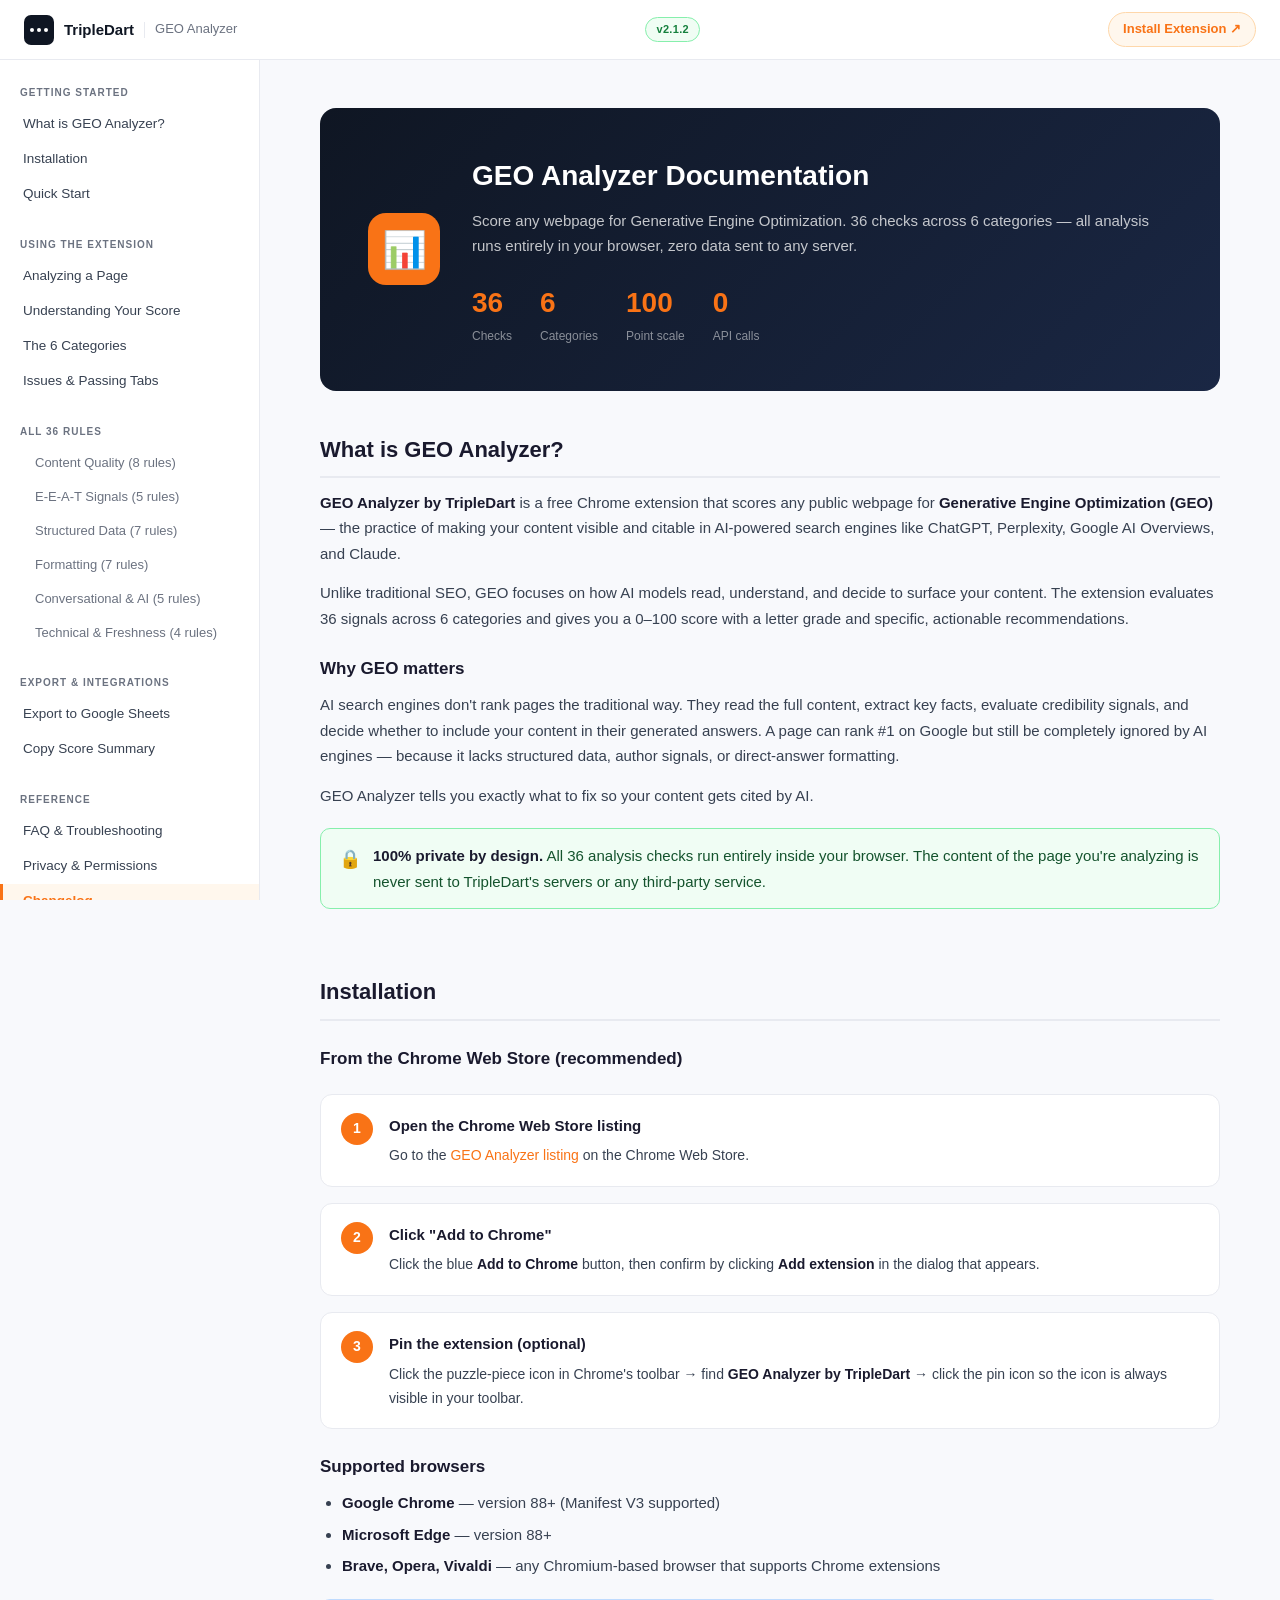
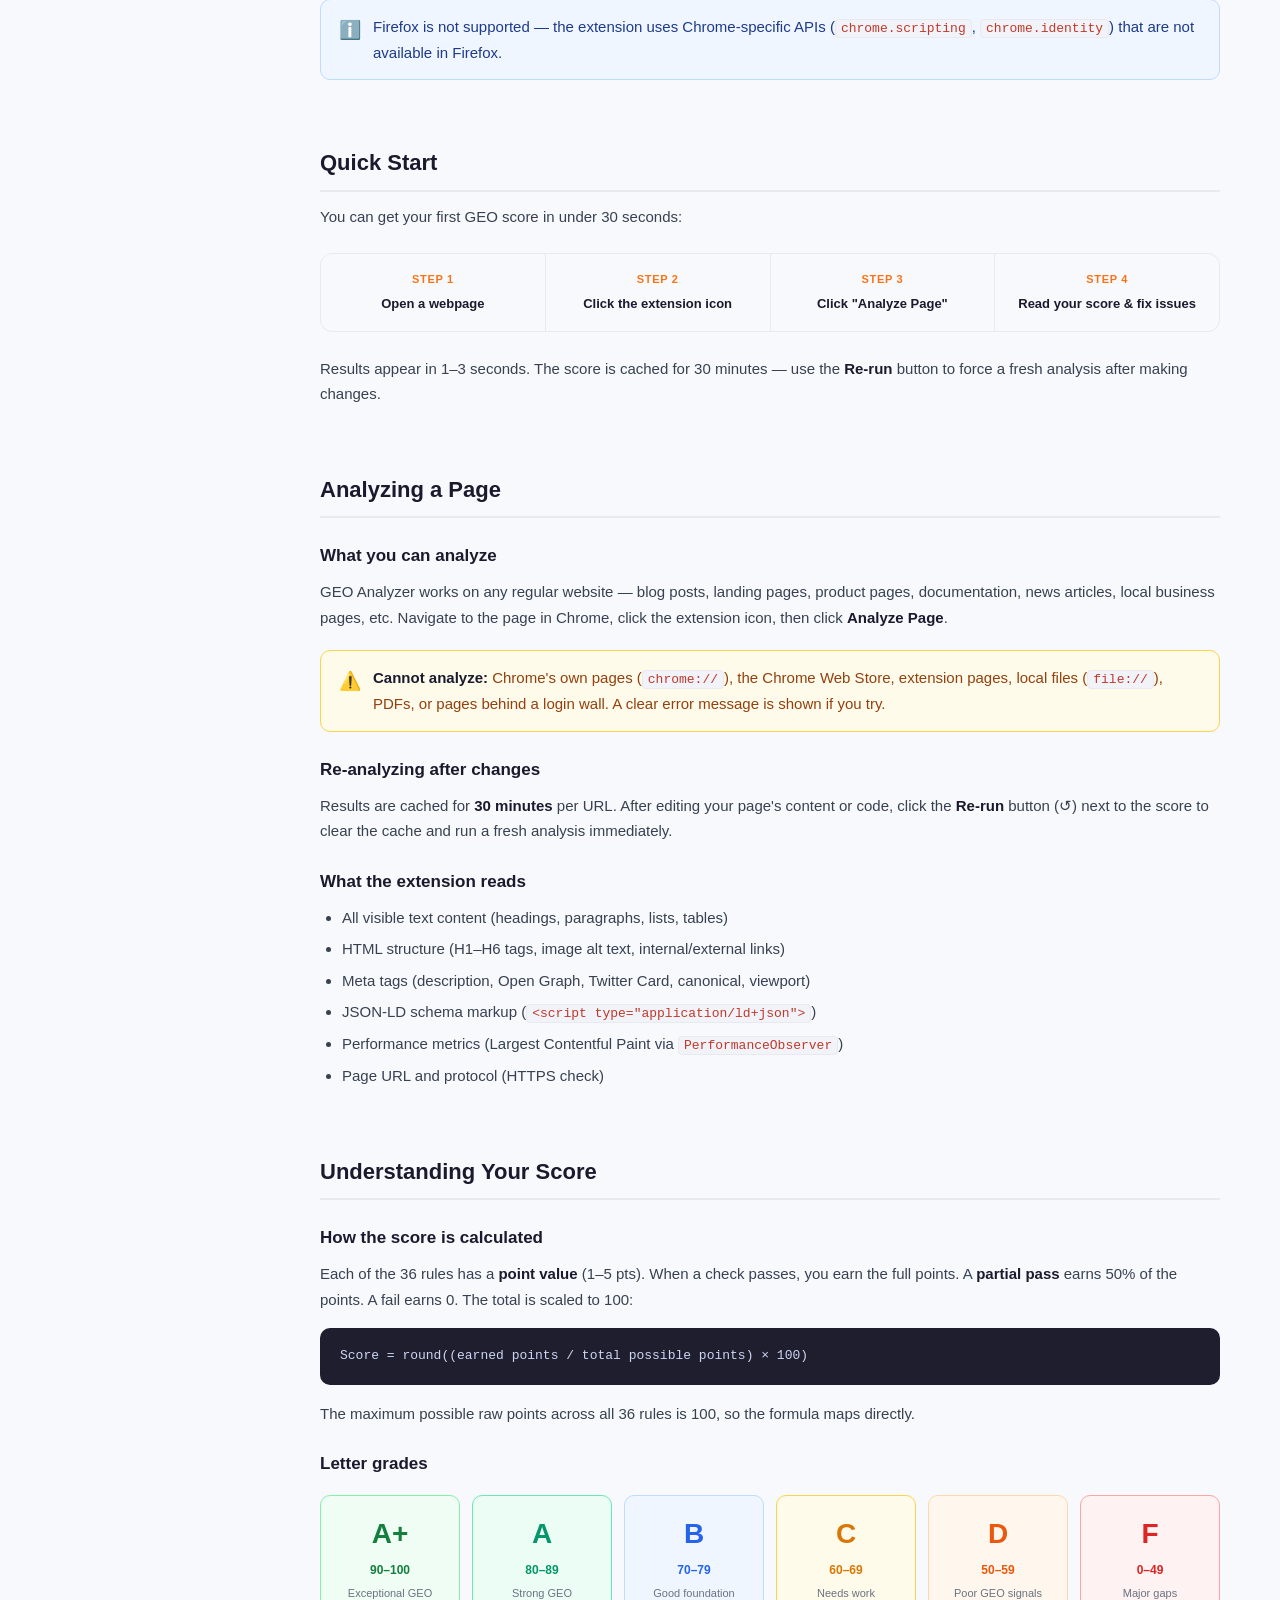
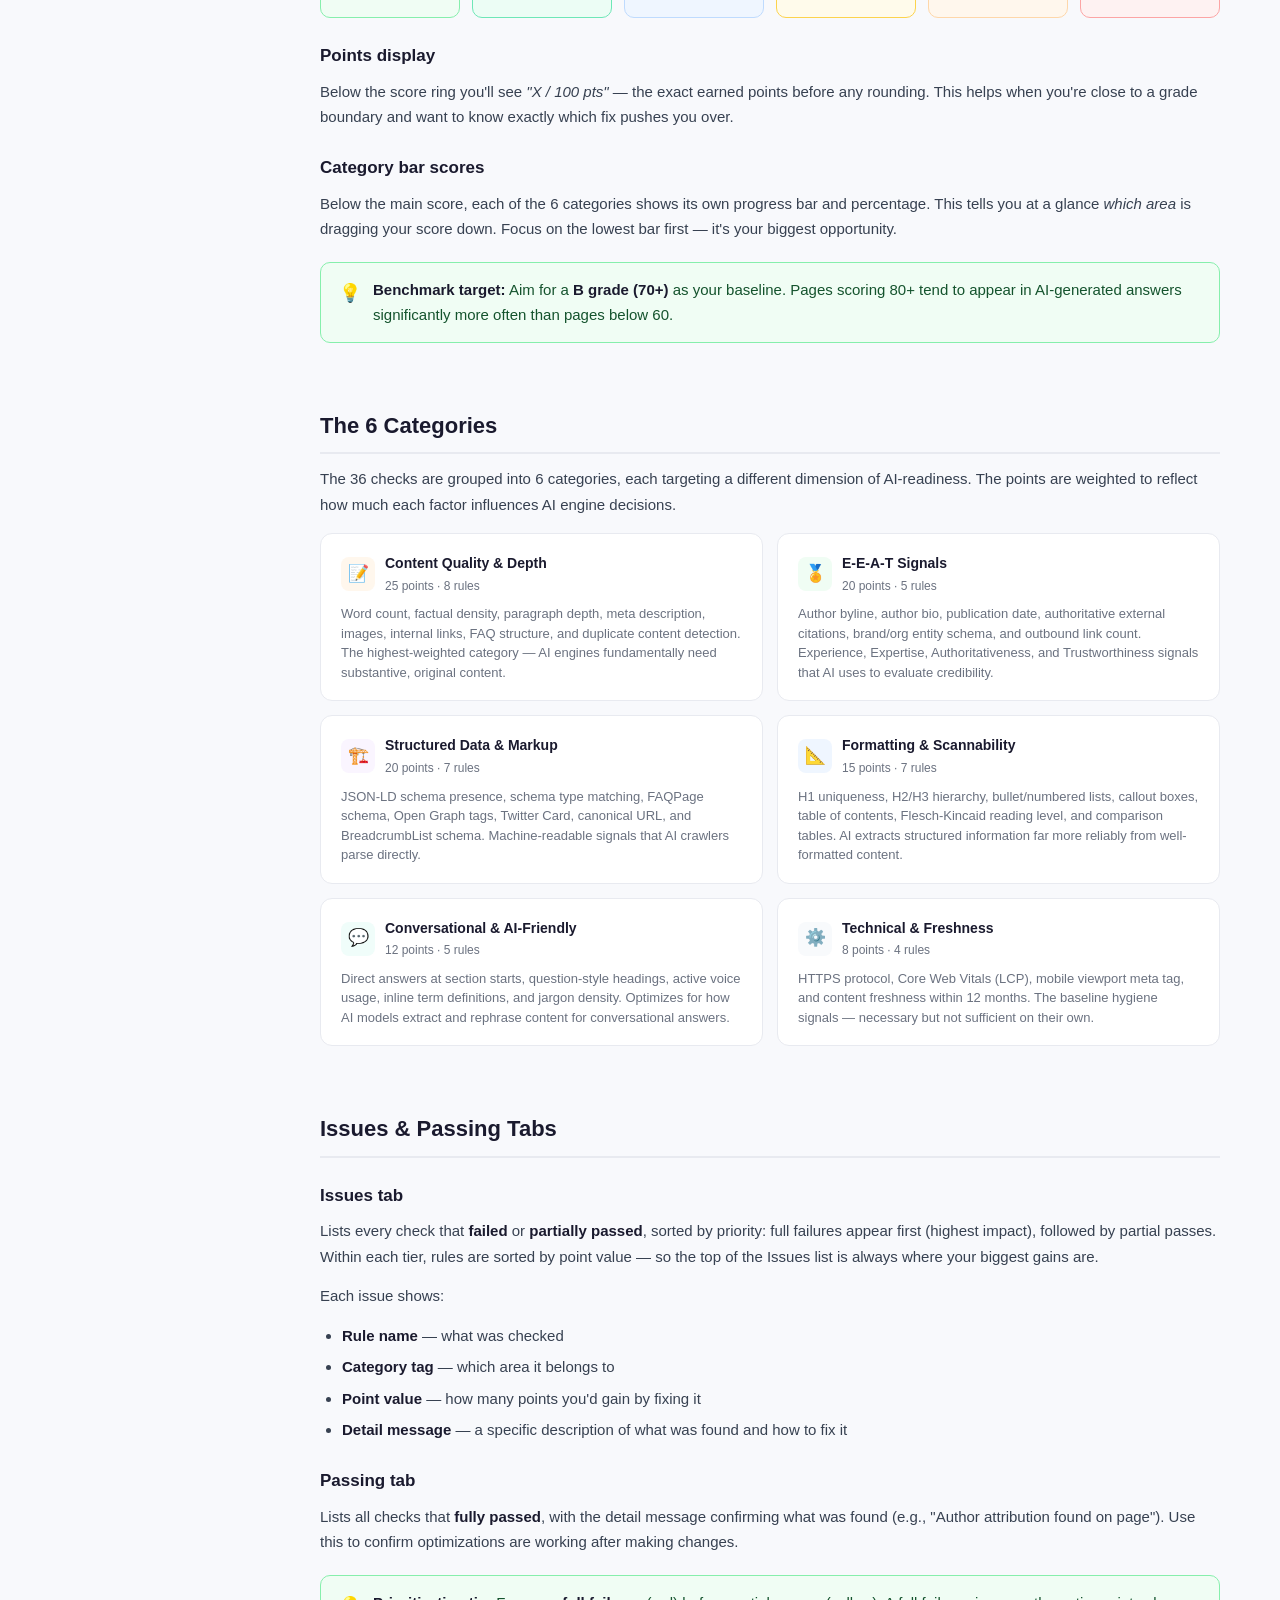
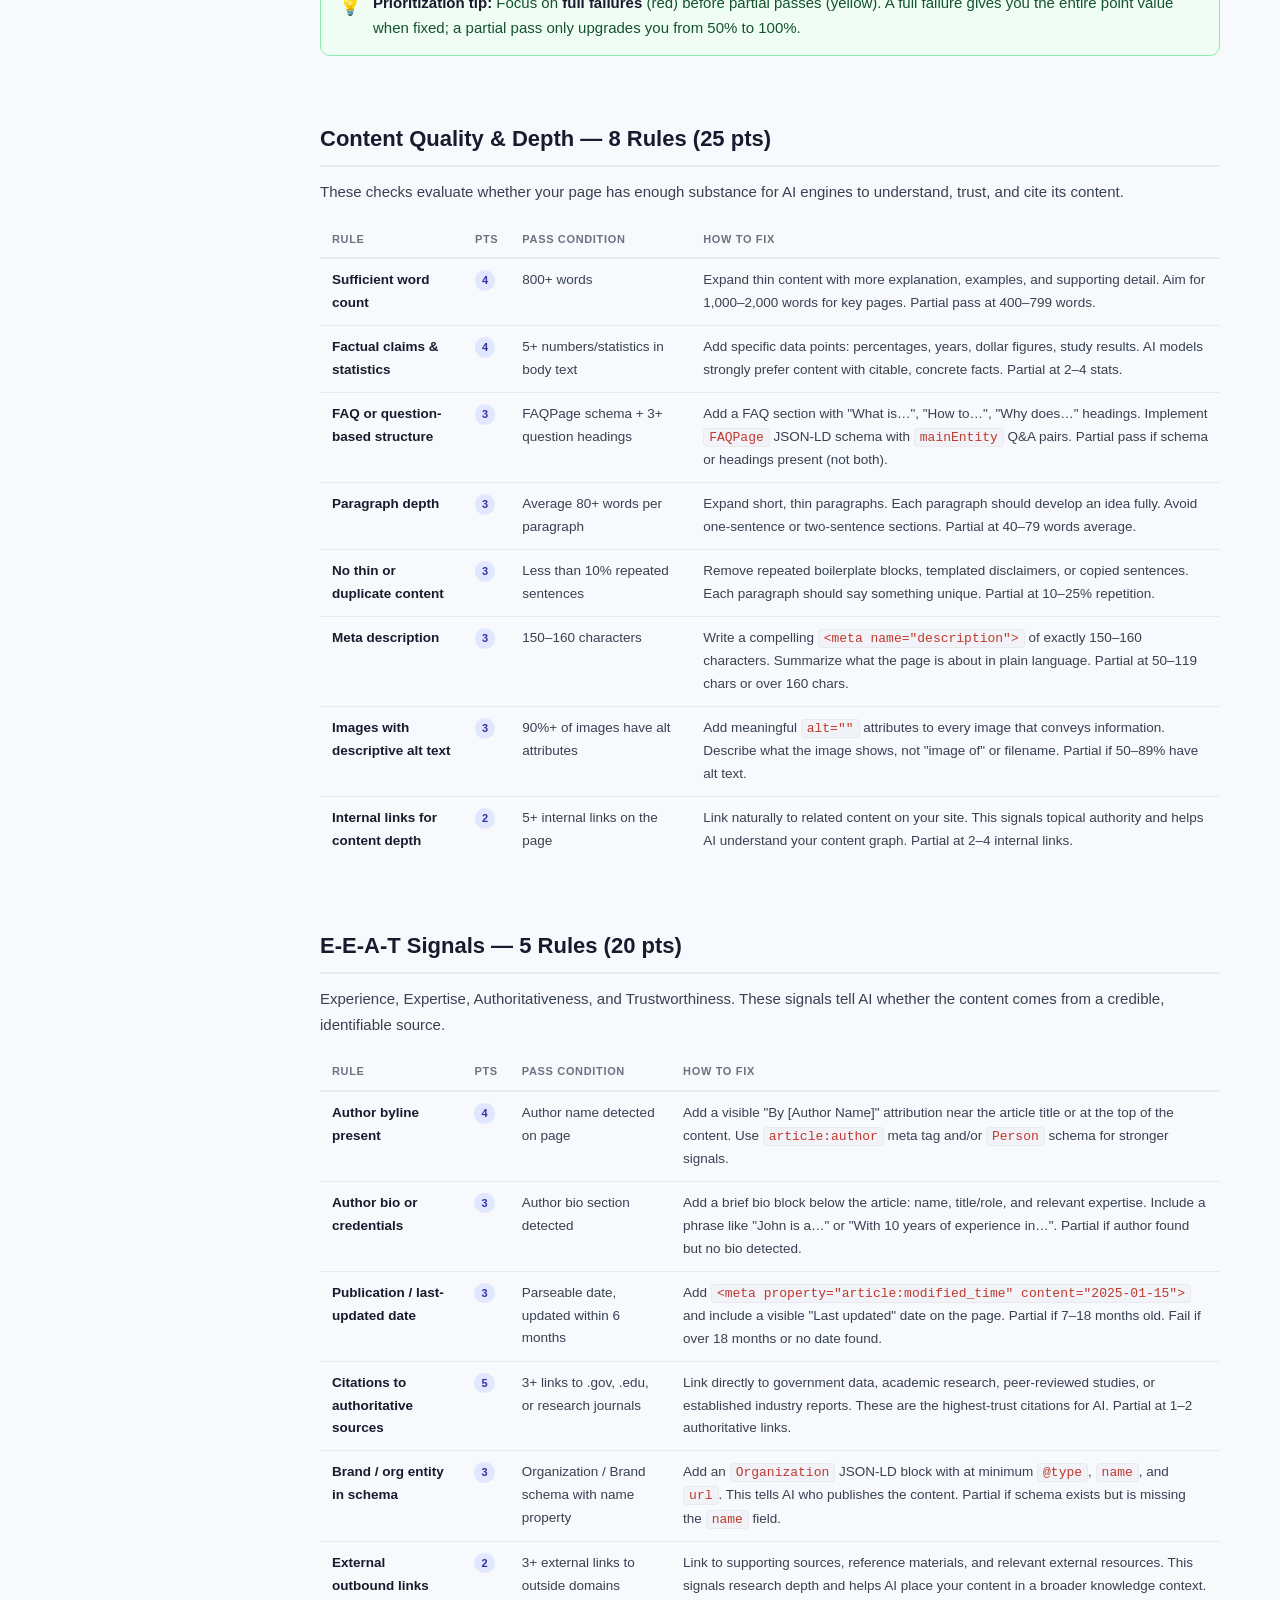
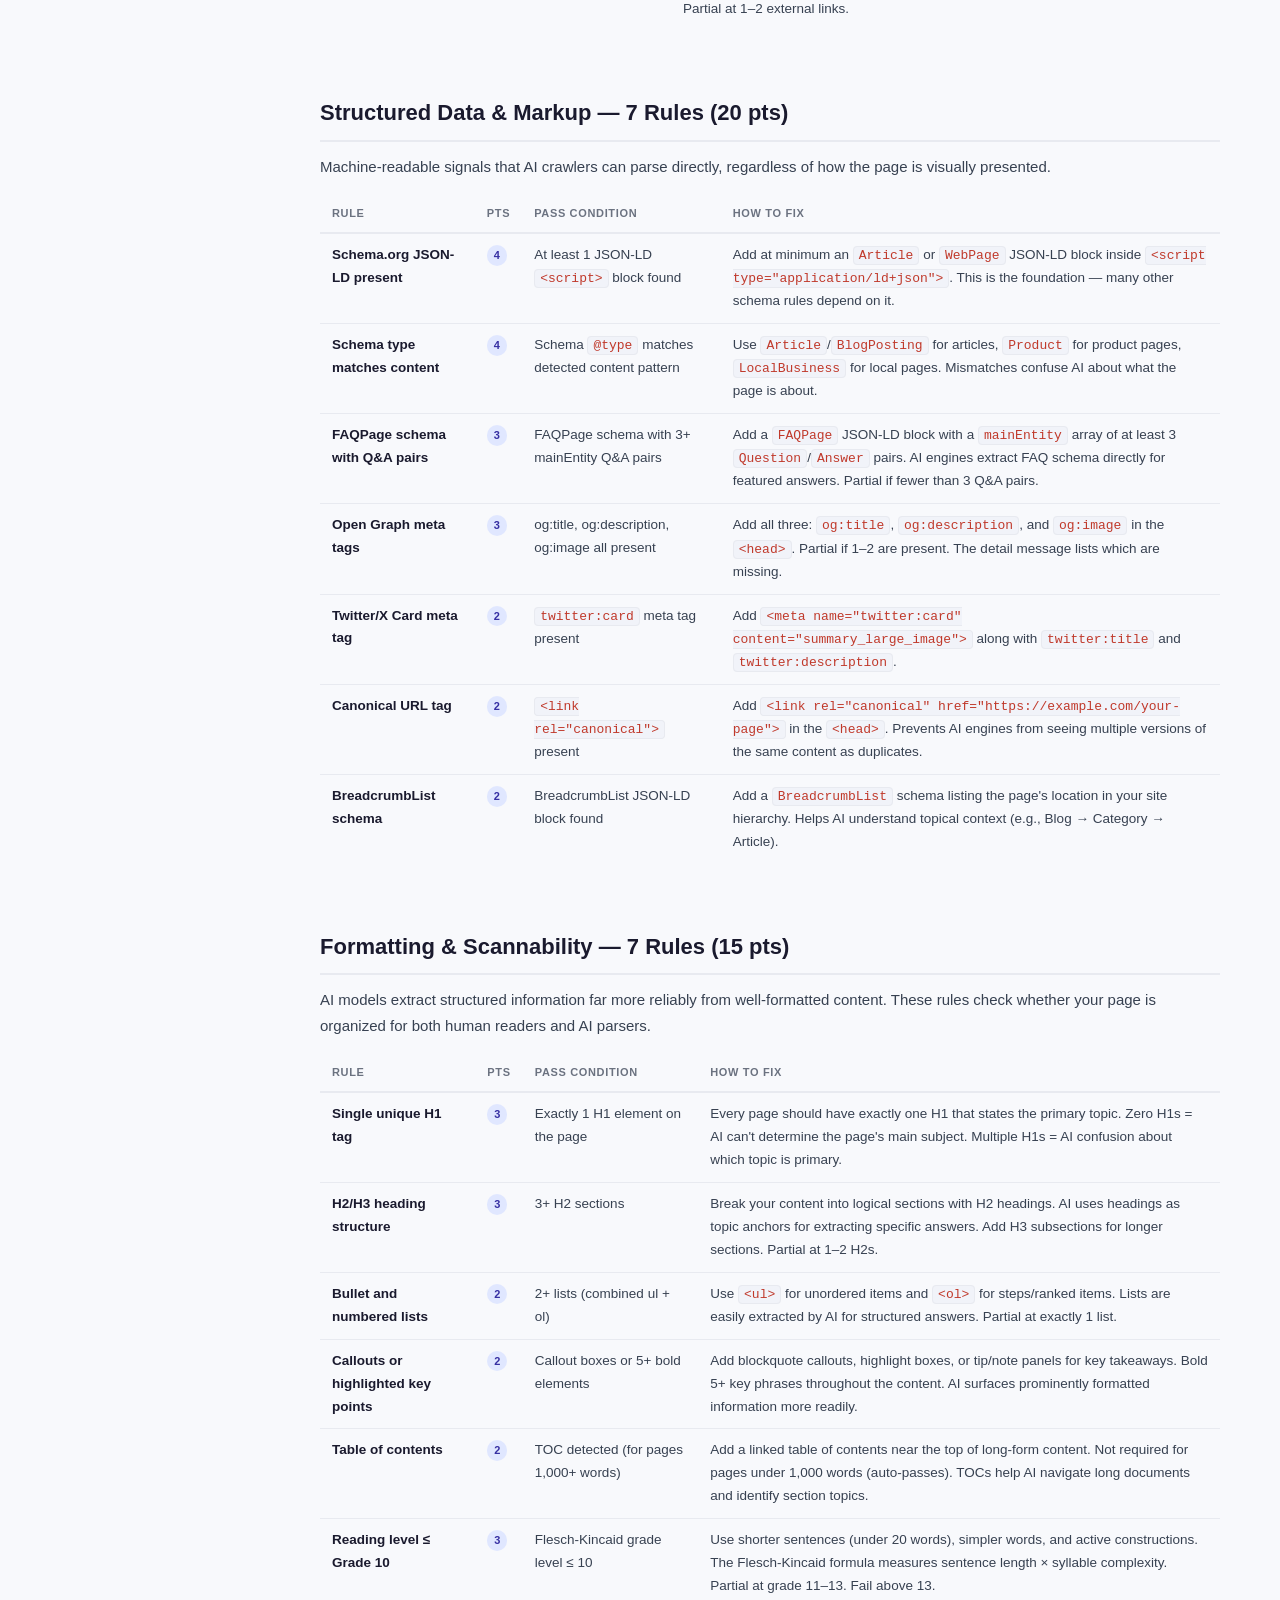
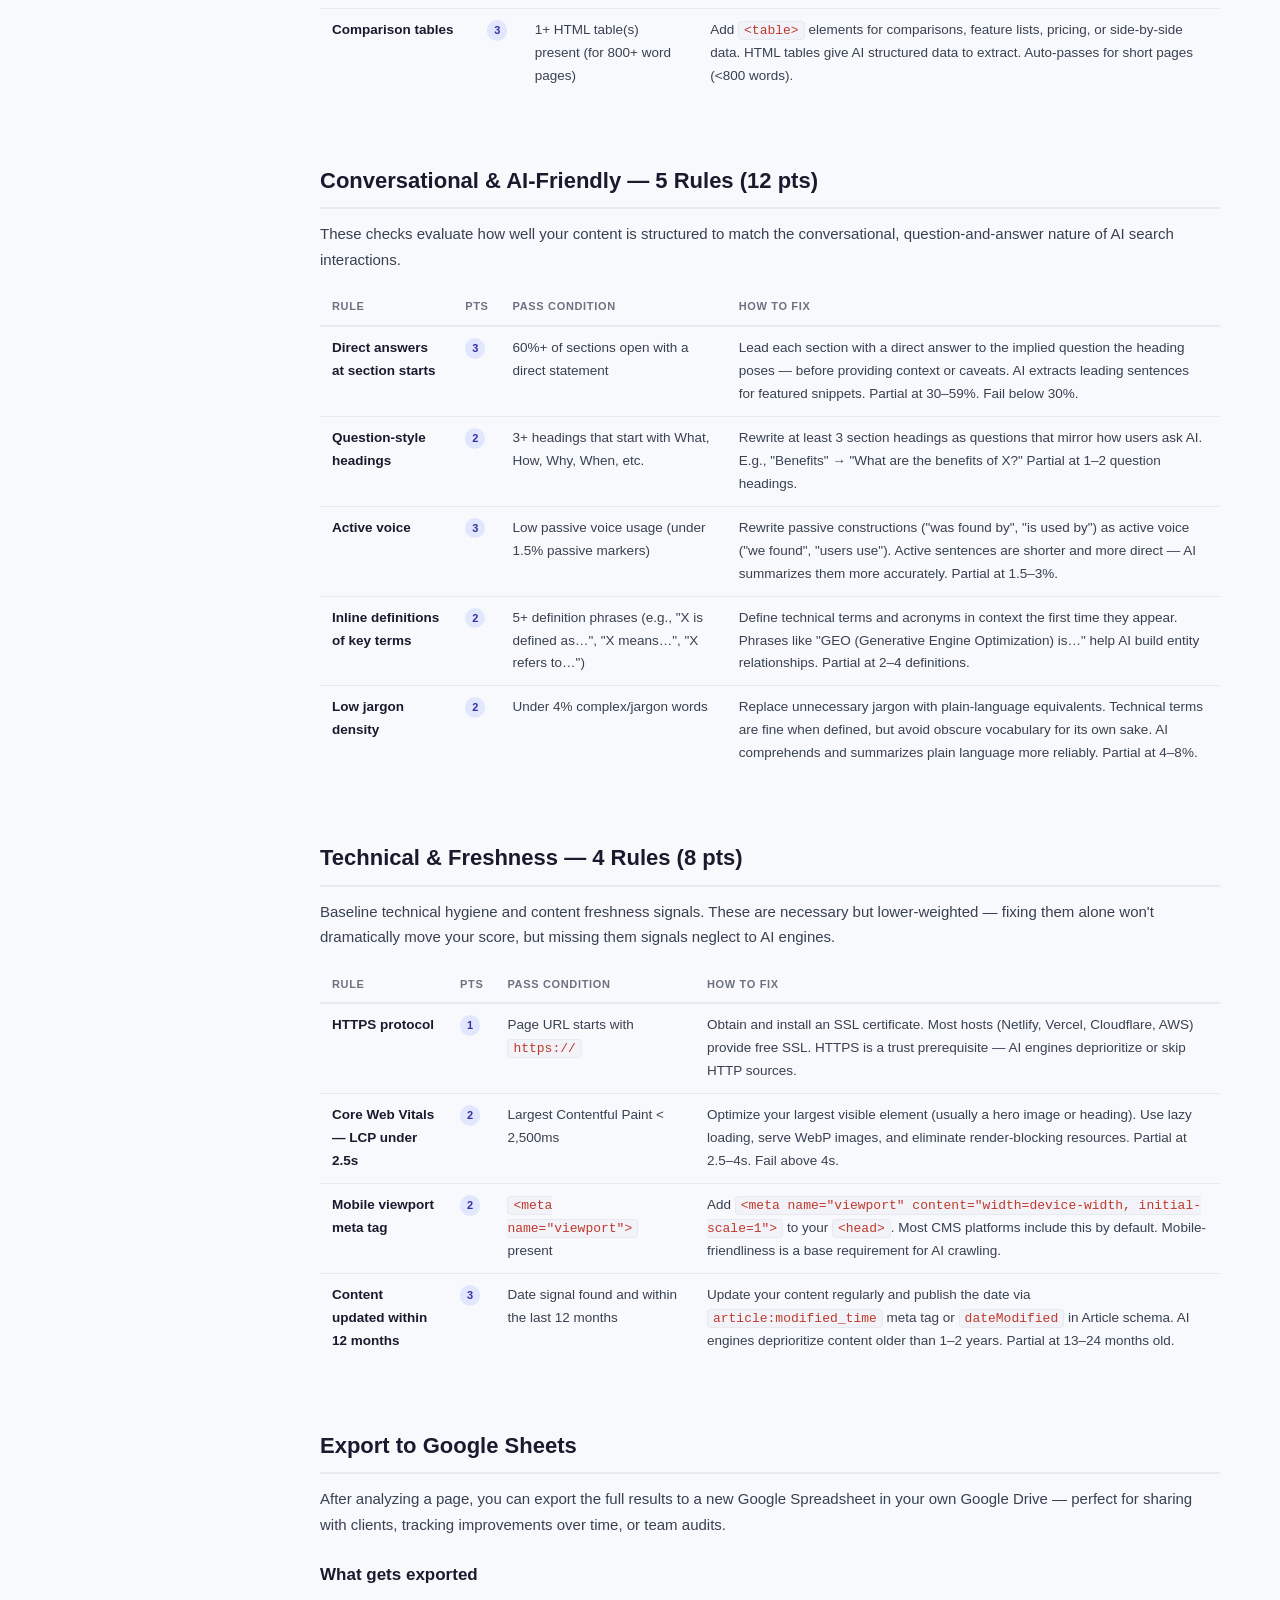
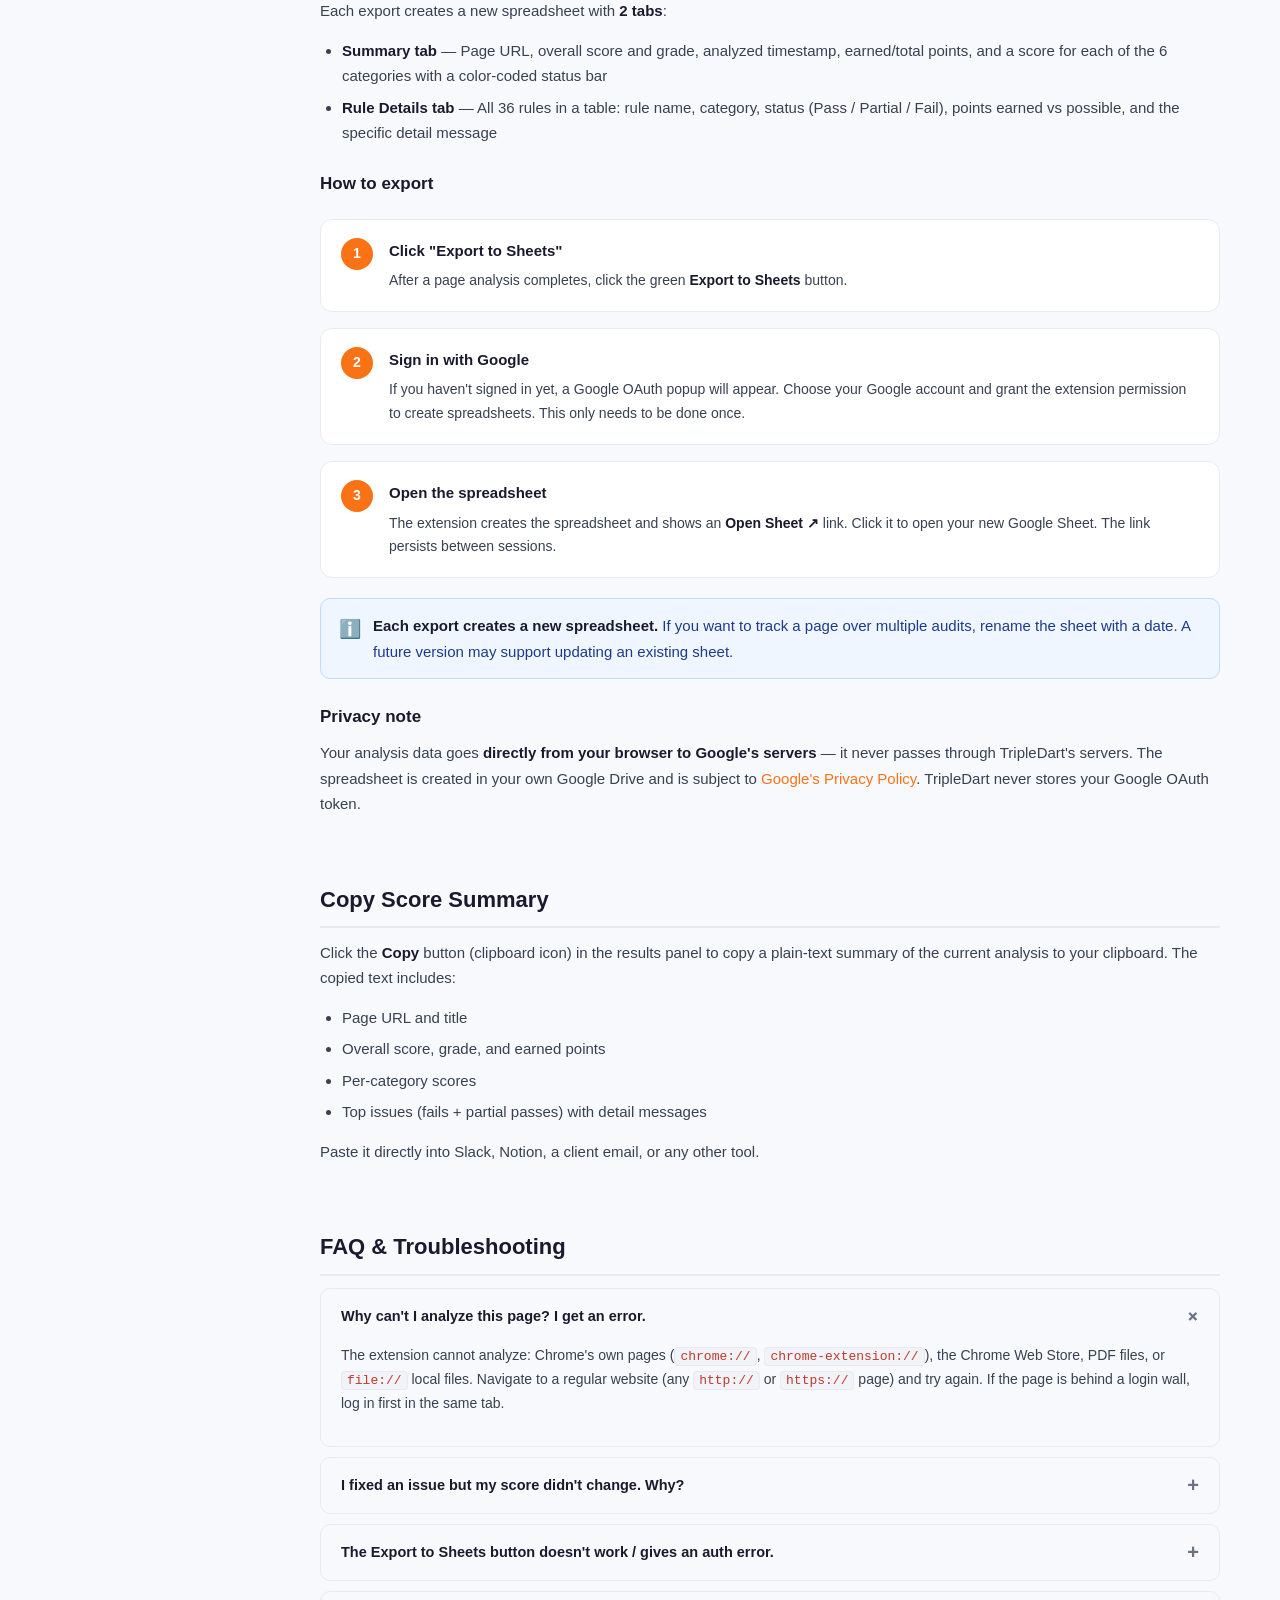
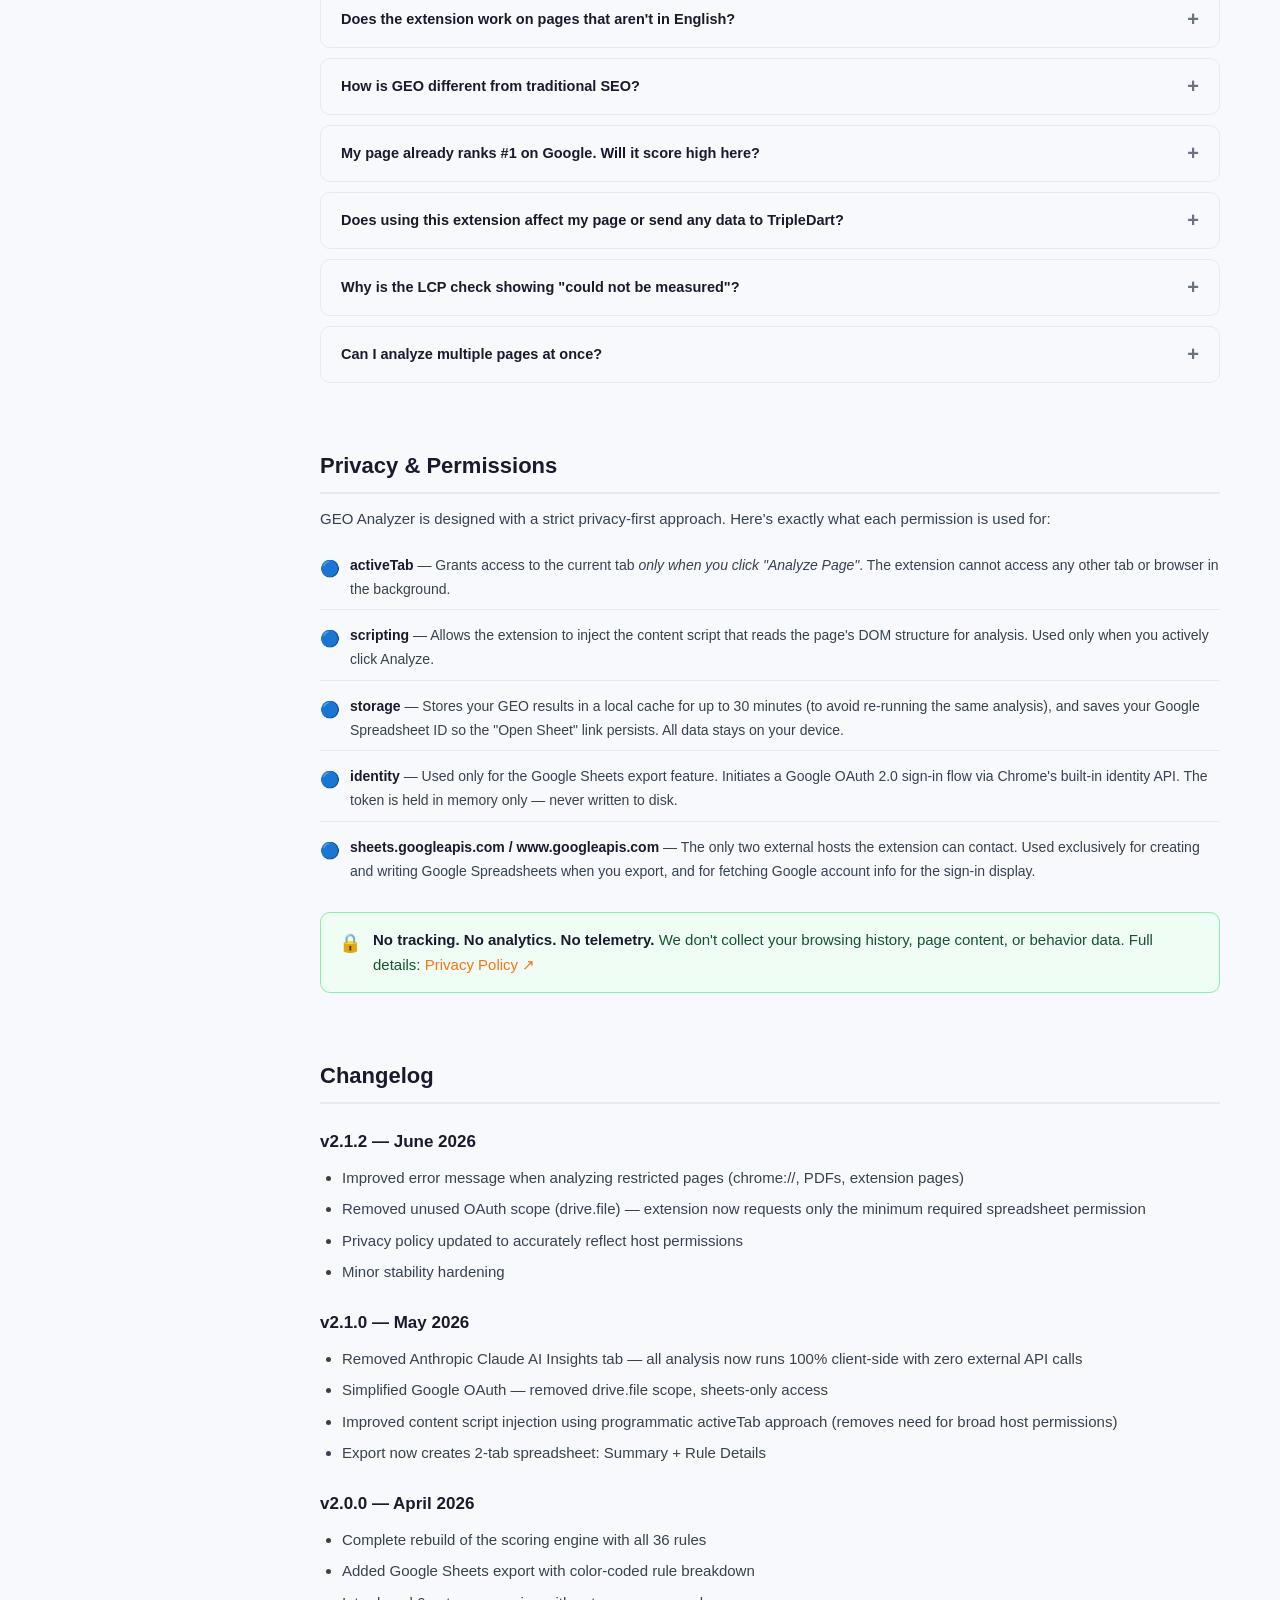
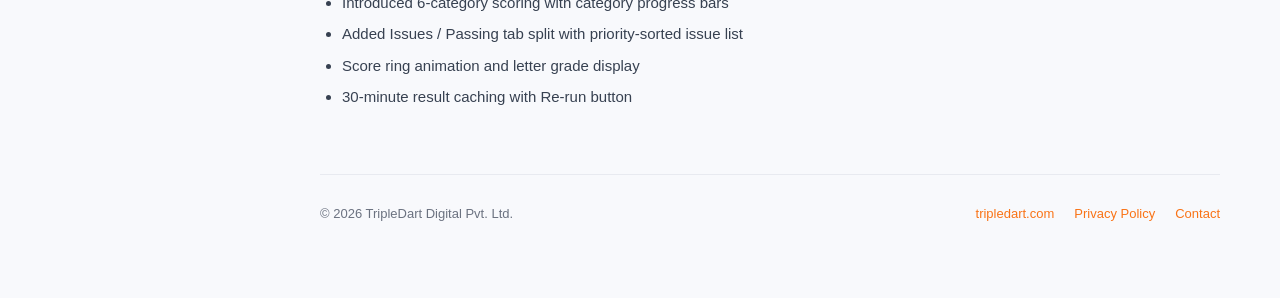
<file: docs/index.html>
<!DOCTYPE html>
<html lang="en">
<head>
  <meta charset="UTF-8">
  <meta name="viewport" content="width=device-width, initial-scale=1.0">
  <title>GEO Analyzer Help &amp; Documentation — TripleDart</title>
  <meta name="description" content="Complete guide to using GEO Analyzer by TripleDart. Learn how to score your pages, understand all 36 GEO checks, export to Google Sheets, and optimize for AI search engines.">
  <meta property="og:title" content="GEO Analyzer Help — TripleDart">
  <meta property="og:description" content="Complete documentation for GEO Analyzer Chrome extension. 36 checks, 6 categories, Google Sheets export.">
  <style>
    /* ── Reset & Base ─────────────────────────────── */
    *, *::before, *::after { box-sizing: border-box; margin: 0; padding: 0; }
    :root {
      --bg: #f8f9fc;
      --surface: #ffffff;
      --border: #e8eaf0;
      --text: #1a1a2e;
      --muted: #6b7280;
      --accent: #f97316;
      --accent-hover: #ea6c0a;
      --green: #10b981;
      --yellow: #f59e0b;
      --red: #ef4444;
      --blue: #3b82f6;
      --purple: #8b5cf6;
      --sidebar-w: 260px;
      --header-h: 60px;
    }
    html { scroll-behavior: smooth; }
    body {
      font-family: -apple-system, BlinkMacSystemFont, 'Segoe UI', Roboto, 'Inter', sans-serif;
      font-size: 15px; line-height: 1.7; color: var(--text);
      background: var(--bg);
    }
    a { color: var(--accent); text-decoration: none; }
    a:hover { text-decoration: underline; }
    code {
      font-family: 'SF Mono', 'Fira Code', 'Consolas', monospace;
      font-size: 13px; background: #f1f3f9; border: 1px solid var(--border);
      border-radius: 4px; padding: 1px 5px; color: #c0392b;
    }
    pre {
      background: #1e1e2e; color: #cdd6f4; border-radius: 10px;
      padding: 18px 20px; overflow-x: auto; font-size: 13px;
      line-height: 1.6; margin: 16px 0;
    }
    pre code { background: none; border: none; padding: 0; color: inherit; font-size: inherit; }
    img { max-width: 100%; height: auto; border-radius: 10px; }

    /* ── Top nav ──────────────────────────────────── */
    .topnav {
      position: fixed; top: 0; left: 0; right: 0; z-index: 100;
      height: var(--header-h);
      background: rgba(255,255,255,0.95);
      backdrop-filter: blur(8px);
      border-bottom: 1px solid var(--border);
      display: flex; align-items: center; padding: 0 24px;
      gap: 12px;
    }
    .nav-logo {
      display: flex; align-items: center; gap: 10px;
      text-decoration: none; color: var(--text);
    }
    .logo-mark {
      width: 30px; height: 30px; background: #0f1623; border-radius: 7px;
      display: flex; align-items: center; justify-content: center; gap: 3px; flex-shrink: 0;
    }
    .logo-dot { width: 4px; height: 4px; border-radius: 50%; background: #fff; }
    .logo-text { font-size: 15px; font-weight: 700; color: #0f1623; }
    .logo-divider { width: 1px; height: 16px; background: var(--border); }
    .logo-sub { font-size: 13px; color: var(--muted); }
    .nav-badge {
      margin-left: auto; font-size: 11px; font-weight: 600;
      background: #f0fdf4; color: #15803d; border: 1px solid #86efac;
      border-radius: 20px; padding: 2px 10px; letter-spacing: 0.03em;
    }
    .nav-cws-link {
      font-size: 13px; font-weight: 600; color: var(--accent);
      background: #fff7ed; border: 1px solid #fed7aa;
      border-radius: 20px; padding: 5px 14px;
      transition: background .15s;
    }
    .nav-cws-link:hover { background: #ffedd5; text-decoration: none; }

    /* ── Layout ───────────────────────────────────── */
    .layout {
      display: flex; padding-top: var(--header-h);
      min-height: 100vh;
    }

    /* ── Sidebar ──────────────────────────────────── */
    .sidebar {
      width: var(--sidebar-w); flex-shrink: 0;
      position: fixed; top: var(--header-h); bottom: 0; left: 0;
      overflow-y: auto; border-right: 1px solid var(--border);
      background: var(--surface); padding: 24px 0 40px;
    }
    .sidebar::-webkit-scrollbar { width: 4px; }
    .sidebar::-webkit-scrollbar-thumb { background: var(--border); border-radius: 4px; }
    .sidebar-section { margin-bottom: 24px; }
    .sidebar-label {
      font-size: 10px; font-weight: 700; letter-spacing: .1em;
      text-transform: uppercase; color: var(--muted);
      padding: 0 20px; margin-bottom: 6px;
    }
    .sidebar-link {
      display: block; padding: 6px 20px; font-size: 13.5px; color: #374151;
      text-decoration: none; border-left: 3px solid transparent;
      transition: background .12s, color .12s, border-color .12s;
      white-space: nowrap; overflow: hidden; text-overflow: ellipsis;
    }
    .sidebar-link:hover { background: var(--bg); color: var(--text); text-decoration: none; }
    .sidebar-link.active {
      border-left-color: var(--accent); background: #fff7ed; color: var(--accent); font-weight: 600;
    }
    .sidebar-link.indent { padding-left: 32px; font-size: 13px; color: var(--muted); }
    .sidebar-link.indent:hover { color: var(--text); }

    /* ── Main content ─────────────────────────────── */
    .main {
      margin-left: var(--sidebar-w);
      flex: 1; padding: 48px 60px 80px;
      max-width: calc(var(--sidebar-w) + 820px);
    }

    /* ── Section headings ─────────────────────────── */
    .doc-section { margin-bottom: 64px; scroll-margin-top: calc(var(--header-h) + 16px); }
    h1.page-title {
      font-size: 36px; font-weight: 800; color: var(--text);
      letter-spacing: -.02em; margin-bottom: 8px;
    }
    .page-subtitle { font-size: 17px; color: var(--muted); margin-bottom: 40px; }
    h2 {
      font-size: 22px; font-weight: 700; color: var(--text);
      margin-bottom: 12px; margin-top: 0;
      padding-bottom: 8px; border-bottom: 2px solid var(--border);
    }
    h3 { font-size: 17px; font-weight: 700; color: var(--text); margin: 24px 0 8px; }
    h4 { font-size: 14px; font-weight: 700; color: var(--muted); text-transform: uppercase; letter-spacing: .06em; margin: 20px 0 6px; }
    p { color: #374151; margin-bottom: 14px; }
    ul, ol { color: #374151; padding-left: 22px; margin-bottom: 14px; }
    li { margin-bottom: 6px; }
    strong { color: var(--text); }

    /* ── Callout boxes ────────────────────────────── */
    .callout {
      border-radius: 10px; padding: 14px 18px; margin: 20px 0;
      display: flex; gap: 12px; align-items: flex-start;
    }
    .callout-icon { font-size: 18px; flex-shrink: 0; margin-top: 1px; }
    .callout-body { flex: 1; }
    .callout-body p:last-child { margin-bottom: 0; }
    .callout.tip { background: #f0fdf4; border: 1px solid #86efac; color: #14532d; }
    .callout.note { background: #eff6ff; border: 1px solid #bfdbfe; color: #1e3a8a; }
    .callout.warn { background: #fffbeb; border: 1px solid #fcd34d; color: #92400e; }
    .callout.info { background: #faf5ff; border: 1px solid #d8b4fe; color: #4c1d95; }

    /* ── Score grades ─────────────────────────────── */
    .grade-grid {
      display: grid; grid-template-columns: repeat(auto-fill, minmax(130px, 1fr));
      gap: 12px; margin: 16px 0 24px;
    }
    .grade-card {
      border-radius: 10px; padding: 14px 16px; text-align: center;
      border: 1px solid transparent;
    }
    .grade-card .grade { font-size: 28px; font-weight: 800; }
    .grade-card .range { font-size: 12px; font-weight: 600; margin-top: 2px; }
    .grade-card .desc { font-size: 11px; color: var(--muted); margin-top: 4px; }
    .g-aplus { background: #f0fdf4; border-color: #86efac; color: #15803d; }
    .g-a     { background: #ecfdf5; border-color: #6ee7b7; color: #059669; }
    .g-b     { background: #eff6ff; border-color: #bfdbfe; color: #2563eb; }
    .g-c     { background: #fffbeb; border-color: #fcd34d; color: #d97706; }
    .g-d     { background: #fff7ed; border-color: #fed7aa; color: #ea580c; }
    .g-f     { background: #fef2f2; border-color: #fca5a5; color: #dc2626; }

    /* ── Category cards ───────────────────────────── */
    .category-grid {
      display: grid; grid-template-columns: 1fr 1fr; gap: 14px; margin: 16px 0;
    }
    .cat-card {
      border: 1px solid var(--border); border-radius: 12px;
      padding: 18px 20px; background: var(--surface);
    }
    .cat-card-head { display: flex; align-items: center; gap: 10px; margin-bottom: 8px; }
    .cat-icon {
      width: 34px; height: 34px; border-radius: 8px;
      display: flex; align-items: center; justify-content: center;
      font-size: 17px; flex-shrink: 0;
    }
    .cat-title { font-size: 14px; font-weight: 700; color: var(--text); }
    .cat-pts { font-size: 12px; color: var(--muted); }
    .cat-desc { font-size: 13px; color: #6b7280; line-height: 1.5; }
    .bg-orange { background: #fff7ed; }
    .bg-green  { background: #f0fdf4; }
    .bg-purple { background: #faf5ff; }
    .bg-blue   { background: #eff6ff; }
    .bg-teal   { background: #f0fdfa; }
    .bg-slate  { background: #f8fafc; }

    /* ── Rule table ───────────────────────────────── */
    .rule-table { width: 100%; border-collapse: collapse; margin: 16px 0; font-size: 13.5px; }
    .rule-table th {
      background: var(--bg); padding: 9px 12px; text-align: left;
      font-size: 11px; font-weight: 700; text-transform: uppercase;
      letter-spacing: .06em; color: var(--muted);
      border-bottom: 2px solid var(--border);
    }
    .rule-table td {
      padding: 10px 12px; border-bottom: 1px solid var(--border);
      vertical-align: top; color: #374151;
    }
    .rule-table tr:last-child td { border-bottom: none; }
    .rule-table tr:hover td { background: var(--bg); }
    .pts-badge {
      display: inline-block; font-size: 11px; font-weight: 700;
      padding: 1px 7px; border-radius: 10px;
      background: #e0e7ff; color: #3730a3;
    }
    .status-pass   { color: var(--green); font-weight: 600; }
    .status-partial { color: var(--yellow); font-weight: 600; }
    .status-fail   { color: var(--red); font-weight: 600; }

    /* ── Step cards ───────────────────────────────── */
    .steps { counter-reset: step; display: flex; flex-direction: column; gap: 16px; margin: 20px 0; }
    .step {
      counter-increment: step;
      display: flex; gap: 16px; align-items: flex-start;
      background: var(--surface); border: 1px solid var(--border);
      border-radius: 12px; padding: 18px 20px;
    }
    .step-num {
      width: 32px; height: 32px; border-radius: 50%;
      background: var(--accent); color: #fff;
      display: flex; align-items: center; justify-content: center;
      font-size: 14px; font-weight: 800; flex-shrink: 0;
    }
    .step-num::before { content: counter(step); }
    .step-body h3 { margin: 0 0 6px; font-size: 15px; }
    .step-body p  { margin-bottom: 0; font-size: 14px; }

    /* ── FAQ accordion ────────────────────────────── */
    .faq-item {
      border: 1px solid var(--border); border-radius: 10px;
      margin-bottom: 10px; overflow: hidden;
    }
    .faq-q {
      width: 100%; text-align: left; background: none; border: none;
      padding: 16px 20px; font-size: 14.5px; font-weight: 600;
      color: var(--text); cursor: pointer; display: flex;
      justify-content: space-between; align-items: center; gap: 12px;
    }
    .faq-q:hover { background: var(--bg); }
    .faq-arrow { font-size: 20px; color: var(--muted); flex-shrink: 0; transition: transform .2s; }
    .faq-item.open .faq-arrow { transform: rotate(45deg); }
    .faq-a { display: none; padding: 0 20px 16px; font-size: 14px; color: #374151; line-height: 1.7; }
    .faq-item.open .faq-a { display: block; }

    /* ── Checklist ────────────────────────────────── */
    .checklist { list-style: none; padding: 0; }
    .checklist li {
      display: flex; gap: 10px; align-items: flex-start;
      padding: 8px 0; border-bottom: 1px solid var(--border);
      font-size: 14px; color: #374151;
    }
    .checklist li:last-child { border-bottom: none; }
    .check-icon { font-size: 16px; flex-shrink: 0; margin-top: 1px; }

    /* ── Inline tag ───────────────────────────────── */
    .tag {
      display: inline-block; font-size: 11px; font-weight: 700;
      padding: 1px 8px; border-radius: 10px; vertical-align: middle;
    }
    .tag-orange { background: #fff7ed; color: #c2410c; border: 1px solid #fed7aa; }
    .tag-green  { background: #f0fdf4; color: #166534; border: 1px solid #bbf7d0; }
    .tag-blue   { background: #eff6ff; color: #1d4ed8; border: 1px solid #bfdbfe; }
    .tag-purple { background: #faf5ff; color: #6d28d9; border: 1px solid #ddd6fe; }
    .tag-teal   { background: #f0fdfa; color: #0f766e; border: 1px solid #99f6e4; }
    .tag-slate  { background: #f8fafc; color: #475569; border: 1px solid #cbd5e1; }
    .tag-yellow { background: #fffbeb; color: #92400e; border: 1px solid #fcd34d; }

    /* ── Hero block ───────────────────────────────── */
    .hero {
      background: linear-gradient(135deg, #0f1623 0%, #1a2744 100%);
      border-radius: 16px; padding: 44px 48px; margin-bottom: 40px;
      color: #fff; display: flex; align-items: center; gap: 32px;
    }
    .hero-icon {
      width: 72px; height: 72px; background: var(--accent);
      border-radius: 18px; display: flex; align-items: center;
      justify-content: center; font-size: 36px; flex-shrink: 0;
    }
    .hero-content h1 { font-size: 28px; font-weight: 800; color: #fff; margin-bottom: 8px; border: none; padding: 0; }
    .hero-content p  { color: rgba(255,255,255,0.75); margin-bottom: 0; font-size: 15px; }
    .hero-stats { display: flex; gap: 28px; margin-top: 20px; }
    .hero-stat-val { font-size: 28px; font-weight: 800; color: var(--accent); }
    .hero-stat-lbl { font-size: 12px; color: rgba(255,255,255,0.5); font-weight: 500; }

    /* ── Quick start pills ───────────────────────── */
    .quick-steps {
      display: flex; gap: 0; margin: 24px 0;
      border: 1px solid var(--border); border-radius: 12px; overflow: hidden;
    }
    .qs {
      flex: 1; padding: 16px 20px; text-align: center;
      border-right: 1px solid var(--border);
    }
    .qs:last-child { border-right: none; }
    .qs-num { font-size: 11px; font-weight: 700; color: var(--accent); letter-spacing: .06em; text-transform: uppercase; }
    .qs-title { font-size: 13px; font-weight: 700; color: var(--text); margin-top: 4px; }

    /* ── Responsive ───────────────────────────────── */
    @media (max-width: 900px) {
      .sidebar { display: none; }
      .main { margin-left: 0; padding: 32px 24px 60px; }
      .category-grid { grid-template-columns: 1fr; }
      .hero { flex-direction: column; padding: 28px; }
      .quick-steps { flex-direction: column; }
      .qs { border-right: none; border-bottom: 1px solid var(--border); }
      .qs:last-child { border-bottom: none; }
    }
  </style>
</head>
<body>

<!-- ── Top nav ──────────────────────────────────────────────── -->
<nav class="topnav">
  <a href="#" class="nav-logo">
    <div class="logo-mark">
      <span class="logo-dot"></span>
      <span class="logo-dot"></span>
      <span class="logo-dot"></span>
    </div>
    <span class="logo-text">TripleDart</span>
    <span class="logo-divider"></span>
    <span class="logo-sub">GEO Analyzer</span>
  </a>
  <span class="nav-badge">v2.1.2</span>
  <a href="https://chromewebstore.google.com/detail/geo-analyzer-by-tripledar/lbjhlfgefacccjmndgjlkebegjagflog" target="_blank" class="nav-cws-link" style="margin-left:auto;">Install Extension ↗</a>
</nav>

<!-- ── Layout ───────────────────────────────────────────────── -->
<div class="layout">

  <!-- ── Sidebar ────────────────────────────────────────────── -->
  <aside class="sidebar">

    <div class="sidebar-section">
      <div class="sidebar-label">Getting Started</div>
      <a href="#overview"   class="sidebar-link active">What is GEO Analyzer?</a>
      <a href="#install"    class="sidebar-link">Installation</a>
      <a href="#quickstart" class="sidebar-link">Quick Start</a>
    </div>

    <div class="sidebar-section">
      <div class="sidebar-label">Using the Extension</div>
      <a href="#analyze"    class="sidebar-link">Analyzing a Page</a>
      <a href="#score"      class="sidebar-link">Understanding Your Score</a>
      <a href="#categories" class="sidebar-link">The 6 Categories</a>
      <a href="#tabs"       class="sidebar-link">Issues &amp; Passing Tabs</a>
    </div>

    <div class="sidebar-section">
      <div class="sidebar-label">All 36 Rules</div>
      <a href="#rules-content"       class="sidebar-link indent">Content Quality (8 rules)</a>
      <a href="#rules-eeat"          class="sidebar-link indent">E-E-A-T Signals (5 rules)</a>
      <a href="#rules-schema"        class="sidebar-link indent">Structured Data (7 rules)</a>
      <a href="#rules-formatting"    class="sidebar-link indent">Formatting (7 rules)</a>
      <a href="#rules-conversational" class="sidebar-link indent">Conversational &amp; AI (5 rules)</a>
      <a href="#rules-technical"     class="sidebar-link indent">Technical &amp; Freshness (4 rules)</a>
    </div>

    <div class="sidebar-section">
      <div class="sidebar-label">Export & Integrations</div>
      <a href="#sheets"     class="sidebar-link">Export to Google Sheets</a>
      <a href="#copy"       class="sidebar-link">Copy Score Summary</a>
    </div>

    <div class="sidebar-section">
      <div class="sidebar-label">Reference</div>
      <a href="#faq"        class="sidebar-link">FAQ &amp; Troubleshooting</a>
      <a href="#privacy"    class="sidebar-link">Privacy &amp; Permissions</a>
      <a href="#changelog"  class="sidebar-link">Changelog</a>
    </div>

  </aside>

  <!-- ── Main ───────────────────────────────────────────────── -->
  <main class="main">

    <!-- Hero -->
    <div class="hero">
      <div class="hero-icon">📊</div>
      <div class="hero-content">
        <h1>GEO Analyzer Documentation</h1>
        <p>Score any webpage for Generative Engine Optimization. 36 checks across 6 categories — all analysis runs entirely in your browser, zero data sent to any server.</p>
        <div class="hero-stats">
          <div>
            <div class="hero-stat-val">36</div>
            <div class="hero-stat-lbl">Checks</div>
          </div>
          <div>
            <div class="hero-stat-val">6</div>
            <div class="hero-stat-lbl">Categories</div>
          </div>
          <div>
            <div class="hero-stat-val">100</div>
            <div class="hero-stat-lbl">Point scale</div>
          </div>
          <div>
            <div class="hero-stat-val">0</div>
            <div class="hero-stat-lbl">API calls</div>
          </div>
        </div>
      </div>
    </div>

    <!-- ────────────────────────────────────────────────────── -->
    <!-- SECTION: Overview -->
    <!-- ────────────────────────────────────────────────────── -->
    <section id="overview" class="doc-section">
      <h2>What is GEO Analyzer?</h2>
      <p><strong>GEO Analyzer by TripleDart</strong> is a free Chrome extension that scores any public webpage for <strong>Generative Engine Optimization (GEO)</strong> — the practice of making your content visible and citable in AI-powered search engines like ChatGPT, Perplexity, Google AI Overviews, and Claude.</p>
      <p>Unlike traditional SEO, GEO focuses on how AI models read, understand, and decide to surface your content. The extension evaluates 36 signals across 6 categories and gives you a 0–100 score with a letter grade and specific, actionable recommendations.</p>

      <h3>Why GEO matters</h3>
      <p>AI search engines don't rank pages the traditional way. They read the full content, extract key facts, evaluate credibility signals, and decide whether to include your content in their generated answers. A page can rank #1 on Google but still be completely ignored by AI engines — because it lacks structured data, author signals, or direct-answer formatting.</p>
      <p>GEO Analyzer tells you exactly what to fix so your content gets cited by AI.</p>

      <div class="callout tip">
        <span class="callout-icon">🔒</span>
        <div class="callout-body">
          <strong>100% private by design.</strong> All 36 analysis checks run entirely inside your browser. The content of the page you're analyzing is never sent to TripleDart's servers or any third-party service.
        </div>
      </div>
    </section>

    <!-- ────────────────────────────────────────────────────── -->
    <!-- SECTION: Install -->
    <!-- ────────────────────────────────────────────────────── -->
    <section id="install" class="doc-section">
      <h2>Installation</h2>

      <h3>From the Chrome Web Store (recommended)</h3>
      <div class="steps">
        <div class="step">
          <div class="step-num"></div>
          <div class="step-body">
            <h3>Open the Chrome Web Store listing</h3>
            <p>Go to the <a href="https://chromewebstore.google.com/detail/geo-analyzer-by-tripledar/lbjhlfgefacccjmndgjlkebegjagflog" target="_blank">GEO Analyzer listing</a> on the Chrome Web Store.</p>
          </div>
        </div>
        <div class="step">
          <div class="step-num"></div>
          <div class="step-body">
            <h3>Click "Add to Chrome"</h3>
            <p>Click the blue <strong>Add to Chrome</strong> button, then confirm by clicking <strong>Add extension</strong> in the dialog that appears.</p>
          </div>
        </div>
        <div class="step">
          <div class="step-num"></div>
          <div class="step-body">
            <h3>Pin the extension (optional)</h3>
            <p>Click the puzzle-piece icon in Chrome's toolbar → find <strong>GEO Analyzer by TripleDart</strong> → click the pin icon so the icon is always visible in your toolbar.</p>
          </div>
        </div>
      </div>

      <h3>Supported browsers</h3>
      <ul>
        <li><strong>Google Chrome</strong> — version 88+ (Manifest V3 supported)</li>
        <li><strong>Microsoft Edge</strong> — version 88+</li>
        <li><strong>Brave, Opera, Vivaldi</strong> — any Chromium-based browser that supports Chrome extensions</li>
      </ul>
      <div class="callout note">
        <span class="callout-icon">ℹ️</span>
        <div class="callout-body">Firefox is not supported — the extension uses Chrome-specific APIs (<code>chrome.scripting</code>, <code>chrome.identity</code>) that are not available in Firefox.
        </div>
      </div>
    </section>

    <!-- ────────────────────────────────────────────────────── -->
    <!-- SECTION: Quick Start -->
    <!-- ────────────────────────────────────────────────────── -->
    <section id="quickstart" class="doc-section">
      <h2>Quick Start</h2>
      <p>You can get your first GEO score in under 30 seconds:</p>
      <div class="quick-steps">
        <div class="qs"><div class="qs-num">Step 1</div><div class="qs-title">Open a webpage</div></div>
        <div class="qs"><div class="qs-num">Step 2</div><div class="qs-title">Click the extension icon</div></div>
        <div class="qs"><div class="qs-num">Step 3</div><div class="qs-title">Click "Analyze Page"</div></div>
        <div class="qs"><div class="qs-num">Step 4</div><div class="qs-title">Read your score &amp; fix issues</div></div>
      </div>
      <p>Results appear in 1–3 seconds. The score is cached for 30 minutes — use the <strong>Re-run</strong> button to force a fresh analysis after making changes.</p>
    </section>

    <!-- ────────────────────────────────────────────────────── -->
    <!-- SECTION: Analyzing a page -->
    <!-- ────────────────────────────────────────────────────── -->
    <section id="analyze" class="doc-section">
      <h2>Analyzing a Page</h2>

      <h3>What you can analyze</h3>
      <p>GEO Analyzer works on any regular website — blog posts, landing pages, product pages, documentation, news articles, local business pages, etc. Navigate to the page in Chrome, click the extension icon, then click <strong>Analyze Page</strong>.</p>

      <div class="callout warn">
        <span class="callout-icon">⚠️</span>
        <div class="callout-body">
          <strong>Cannot analyze:</strong> Chrome's own pages (<code>chrome://</code>), the Chrome Web Store, extension pages, local files (<code>file://</code>), PDFs, or pages behind a login wall. A clear error message is shown if you try.
        </div>
      </div>

      <h3>Re-analyzing after changes</h3>
      <p>Results are cached for <strong>30 minutes</strong> per URL. After editing your page's content or code, click the <strong>Re-run</strong> button (↺) next to the score to clear the cache and run a fresh analysis immediately.</p>

      <h3>What the extension reads</h3>
      <ul>
        <li>All visible text content (headings, paragraphs, lists, tables)</li>
        <li>HTML structure (H1–H6 tags, image alt text, internal/external links)</li>
        <li>Meta tags (description, Open Graph, Twitter Card, canonical, viewport)</li>
        <li>JSON-LD schema markup (<code>&lt;script type="application/ld+json"&gt;</code>)</li>
        <li>Performance metrics (Largest Contentful Paint via <code>PerformanceObserver</code>)</li>
        <li>Page URL and protocol (HTTPS check)</li>
      </ul>
    </section>

    <!-- ────────────────────────────────────────────────────── -->
    <!-- SECTION: Score -->
    <!-- ────────────────────────────────────────────────────── -->
    <section id="score" class="doc-section">
      <h2>Understanding Your Score</h2>

      <h3>How the score is calculated</h3>
      <p>Each of the 36 rules has a <strong>point value</strong> (1–5 pts). When a check passes, you earn the full points. A <strong>partial pass</strong> earns 50% of the points. A fail earns 0. The total is scaled to 100:</p>
      <pre><code>Score = round((earned points / total possible points) × 100)</code></pre>
      <p>The maximum possible raw points across all 36 rules is 100, so the formula maps directly.</p>

      <h3>Letter grades</h3>
      <div class="grade-grid">
        <div class="grade-card g-aplus"><div class="grade">A+</div><div class="range">90–100</div><div class="desc">Exceptional GEO</div></div>
        <div class="grade-card g-a"><div class="grade">A</div><div class="range">80–89</div><div class="desc">Strong GEO</div></div>
        <div class="grade-card g-b"><div class="grade">B</div><div class="range">70–79</div><div class="desc">Good foundation</div></div>
        <div class="grade-card g-c"><div class="grade">C</div><div class="range">60–69</div><div class="desc">Needs work</div></div>
        <div class="grade-card g-d"><div class="grade">D</div><div class="range">50–59</div><div class="desc">Poor GEO signals</div></div>
        <div class="grade-card g-f"><div class="grade">F</div><div class="range">0–49</div><div class="desc">Major gaps</div></div>
      </div>

      <h3>Points display</h3>
      <p>Below the score ring you'll see <em>"X / 100 pts"</em> — the exact earned points before any rounding. This helps when you're close to a grade boundary and want to know exactly which fix pushes you over.</p>

      <h3>Category bar scores</h3>
      <p>Below the main score, each of the 6 categories shows its own progress bar and percentage. This tells you at a glance <em>which area</em> is dragging your score down. Focus on the lowest bar first — it's your biggest opportunity.</p>

      <div class="callout tip">
        <span class="callout-icon">💡</span>
        <div class="callout-body">
          <strong>Benchmark target:</strong> Aim for a <strong>B grade (70+)</strong> as your baseline. Pages scoring 80+ tend to appear in AI-generated answers significantly more often than pages below 60.
        </div>
      </div>
    </section>

    <!-- ────────────────────────────────────────────────────── -->
    <!-- SECTION: 6 Categories -->
    <!-- ────────────────────────────────────────────────────── -->
    <section id="categories" class="doc-section">
      <h2>The 6 Categories</h2>
      <p>The 36 checks are grouped into 6 categories, each targeting a different dimension of AI-readiness. The points are weighted to reflect how much each factor influences AI engine decisions.</p>

      <div class="category-grid">
        <div class="cat-card">
          <div class="cat-card-head">
            <div class="cat-icon bg-orange">📝</div>
            <div>
              <div class="cat-title">Content Quality &amp; Depth</div>
              <div class="cat-pts">25 points · 8 rules</div>
            </div>
          </div>
          <div class="cat-desc">Word count, factual density, paragraph depth, meta description, images, internal links, FAQ structure, and duplicate content detection. The highest-weighted category — AI engines fundamentally need substantive, original content.</div>
        </div>
        <div class="cat-card">
          <div class="cat-card-head">
            <div class="cat-icon bg-green">🏅</div>
            <div>
              <div class="cat-title">E-E-A-T Signals</div>
              <div class="cat-pts">20 points · 5 rules</div>
            </div>
          </div>
          <div class="cat-desc">Author byline, author bio, publication date, authoritative external citations, brand/org entity schema, and outbound link count. Experience, Expertise, Authoritativeness, and Trustworthiness signals that AI uses to evaluate credibility.</div>
        </div>
        <div class="cat-card">
          <div class="cat-card-head">
            <div class="cat-icon bg-purple">🏗️</div>
            <div>
              <div class="cat-title">Structured Data &amp; Markup</div>
              <div class="cat-pts">20 points · 7 rules</div>
            </div>
          </div>
          <div class="cat-desc">JSON-LD schema presence, schema type matching, FAQPage schema, Open Graph tags, Twitter Card, canonical URL, and BreadcrumbList schema. Machine-readable signals that AI crawlers parse directly.</div>
        </div>
        <div class="cat-card">
          <div class="cat-card-head">
            <div class="cat-icon bg-blue">📐</div>
            <div>
              <div class="cat-title">Formatting &amp; Scannability</div>
              <div class="cat-pts">15 points · 7 rules</div>
            </div>
          </div>
          <div class="cat-desc">H1 uniqueness, H2/H3 hierarchy, bullet/numbered lists, callout boxes, table of contents, Flesch-Kincaid reading level, and comparison tables. AI extracts structured information far more reliably from well-formatted content.</div>
        </div>
        <div class="cat-card">
          <div class="cat-card-head">
            <div class="cat-icon bg-teal">💬</div>
            <div>
              <div class="cat-title">Conversational &amp; AI-Friendly</div>
              <div class="cat-pts">12 points · 5 rules</div>
            </div>
          </div>
          <div class="cat-desc">Direct answers at section starts, question-style headings, active voice usage, inline term definitions, and jargon density. Optimizes for how AI models extract and rephrase content for conversational answers.</div>
        </div>
        <div class="cat-card">
          <div class="cat-card-head">
            <div class="cat-icon bg-slate">⚙️</div>
            <div>
              <div class="cat-title">Technical &amp; Freshness</div>
              <div class="cat-pts">8 points · 4 rules</div>
            </div>
          </div>
          <div class="cat-desc">HTTPS protocol, Core Web Vitals (LCP), mobile viewport meta tag, and content freshness within 12 months. The baseline hygiene signals — necessary but not sufficient on their own.</div>
        </div>
      </div>
    </section>

    <!-- ────────────────────────────────────────────────────── -->
    <!-- SECTION: Tabs -->
    <!-- ────────────────────────────────────────────────────── -->
    <section id="tabs" class="doc-section">
      <h2>Issues &amp; Passing Tabs</h2>

      <h3>Issues tab</h3>
      <p>Lists every check that <strong>failed</strong> or <strong>partially passed</strong>, sorted by priority: full failures appear first (highest impact), followed by partial passes. Within each tier, rules are sorted by point value — so the top of the Issues list is always where your biggest gains are.</p>
      <p>Each issue shows:</p>
      <ul>
        <li><strong>Rule name</strong> — what was checked</li>
        <li><strong>Category tag</strong> — which area it belongs to</li>
        <li><strong>Point value</strong> — how many points you'd gain by fixing it</li>
        <li><strong>Detail message</strong> — a specific description of what was found and how to fix it</li>
      </ul>

      <h3>Passing tab</h3>
      <p>Lists all checks that <strong>fully passed</strong>, with the detail message confirming what was found (e.g., "Author attribution found on page"). Use this to confirm optimizations are working after making changes.</p>

      <div class="callout tip">
        <span class="callout-icon">💡</span>
        <div class="callout-body">
          <strong>Prioritization tip:</strong> Focus on <strong>full failures</strong> (red) before partial passes (yellow). A full failure gives you the entire point value when fixed; a partial pass only upgrades you from 50% to 100%.
        </div>
      </div>
    </section>

    <!-- ────────────────────────────────────────────────────── -->
    <!-- SECTION: All 36 Rules — Content -->
    <!-- ────────────────────────────────────────────────────── -->
    <section id="rules-content" class="doc-section">
      <h2>Content Quality &amp; Depth — 8 Rules (25 pts)</h2>
      <p>These checks evaluate whether your page has enough substance for AI engines to understand, trust, and cite its content.</p>

      <table class="rule-table">
        <thead>
          <tr>
            <th>Rule</th>
            <th>Pts</th>
            <th>Pass condition</th>
            <th>How to fix</th>
          </tr>
        </thead>
        <tbody>
          <tr>
            <td><strong>Sufficient word count</strong></td>
            <td><span class="pts-badge">4</span></td>
            <td>800+ words</td>
            <td>Expand thin content with more explanation, examples, and supporting detail. Aim for 1,000–2,000 words for key pages. Partial pass at 400–799 words.</td>
          </tr>
          <tr>
            <td><strong>Factual claims &amp; statistics</strong></td>
            <td><span class="pts-badge">4</span></td>
            <td>5+ numbers/statistics in body text</td>
            <td>Add specific data points: percentages, years, dollar figures, study results. AI models strongly prefer content with citable, concrete facts. Partial at 2–4 stats.</td>
          </tr>
          <tr>
            <td><strong>FAQ or question-based structure</strong></td>
            <td><span class="pts-badge">3</span></td>
            <td>FAQPage schema + 3+ question headings</td>
            <td>Add a FAQ section with "What is…", "How to…", "Why does…" headings. Implement <code>FAQPage</code> JSON-LD schema with <code>mainEntity</code> Q&amp;A pairs. Partial pass if schema or headings present (not both).</td>
          </tr>
          <tr>
            <td><strong>Paragraph depth</strong></td>
            <td><span class="pts-badge">3</span></td>
            <td>Average 80+ words per paragraph</td>
            <td>Expand short, thin paragraphs. Each paragraph should develop an idea fully. Avoid one-sentence or two-sentence sections. Partial at 40–79 words average.</td>
          </tr>
          <tr>
            <td><strong>No thin or duplicate content</strong></td>
            <td><span class="pts-badge">3</span></td>
            <td>Less than 10% repeated sentences</td>
            <td>Remove repeated boilerplate blocks, templated disclaimers, or copied sentences. Each paragraph should say something unique. Partial at 10–25% repetition.</td>
          </tr>
          <tr>
            <td><strong>Meta description</strong></td>
            <td><span class="pts-badge">3</span></td>
            <td>150–160 characters</td>
            <td>Write a compelling <code>&lt;meta name="description"&gt;</code> of exactly 150–160 characters. Summarize what the page is about in plain language. Partial at 50–119 chars or over 160 chars.</td>
          </tr>
          <tr>
            <td><strong>Images with descriptive alt text</strong></td>
            <td><span class="pts-badge">3</span></td>
            <td>90%+ of images have alt attributes</td>
            <td>Add meaningful <code>alt=""</code> attributes to every image that conveys information. Describe what the image shows, not "image of" or filename. Partial if 50–89% have alt text.</td>
          </tr>
          <tr>
            <td><strong>Internal links for content depth</strong></td>
            <td><span class="pts-badge">2</span></td>
            <td>5+ internal links on the page</td>
            <td>Link naturally to related content on your site. This signals topical authority and helps AI understand your content graph. Partial at 2–4 internal links.</td>
          </tr>
        </tbody>
      </table>
    </section>

    <!-- ────────────────────────────────────────────────────── -->
    <!-- SECTION: Rules — E-E-A-T -->
    <!-- ────────────────────────────────────────────────────── -->
    <section id="rules-eeat" class="doc-section">
      <h2>E-E-A-T Signals — 5 Rules (20 pts)</h2>
      <p>Experience, Expertise, Authoritativeness, and Trustworthiness. These signals tell AI whether the content comes from a credible, identifiable source.</p>

      <table class="rule-table">
        <thead>
          <tr><th>Rule</th><th>Pts</th><th>Pass condition</th><th>How to fix</th></tr>
        </thead>
        <tbody>
          <tr>
            <td><strong>Author byline present</strong></td>
            <td><span class="pts-badge">4</span></td>
            <td>Author name detected on page</td>
            <td>Add a visible "By [Author Name]" attribution near the article title or at the top of the content. Use <code>article:author</code> meta tag and/or <code>Person</code> schema for stronger signals.</td>
          </tr>
          <tr>
            <td><strong>Author bio or credentials</strong></td>
            <td><span class="pts-badge">3</span></td>
            <td>Author bio section detected</td>
            <td>Add a brief bio block below the article: name, title/role, and relevant expertise. Include a phrase like "John is a…" or "With 10 years of experience in…". Partial if author found but no bio detected.</td>
          </tr>
          <tr>
            <td><strong>Publication / last-updated date</strong></td>
            <td><span class="pts-badge">3</span></td>
            <td>Parseable date, updated within 6 months</td>
            <td>Add <code>&lt;meta property="article:modified_time" content="2025-01-15"&gt;</code> and include a visible "Last updated" date on the page. Partial if 7–18 months old. Fail if over 18 months or no date found.</td>
          </tr>
          <tr>
            <td><strong>Citations to authoritative sources</strong></td>
            <td><span class="pts-badge">5</span></td>
            <td>3+ links to .gov, .edu, or research journals</td>
            <td>Link directly to government data, academic research, peer-reviewed studies, or established industry reports. These are the highest-trust citations for AI. Partial at 1–2 authoritative links.</td>
          </tr>
          <tr>
            <td><strong>Brand / org entity in schema</strong></td>
            <td><span class="pts-badge">3</span></td>
            <td>Organization / Brand schema with name property</td>
            <td>Add an <code>Organization</code> JSON-LD block with at minimum <code>@type</code>, <code>name</code>, and <code>url</code>. This tells AI who publishes the content. Partial if schema exists but is missing the <code>name</code> field.</td>
          </tr>
          <tr>
            <td><strong>External outbound links</strong></td>
            <td><span class="pts-badge">2</span></td>
            <td>3+ external links to outside domains</td>
            <td>Link to supporting sources, reference materials, and relevant external resources. This signals research depth and helps AI place your content in a broader knowledge context. Partial at 1–2 external links.</td>
          </tr>
        </tbody>
      </table>
    </section>

    <!-- ────────────────────────────────────────────────────── -->
    <!-- SECTION: Rules — Schema -->
    <!-- ────────────────────────────────────────────────────── -->
    <section id="rules-schema" class="doc-section">
      <h2>Structured Data &amp; Markup — 7 Rules (20 pts)</h2>
      <p>Machine-readable signals that AI crawlers can parse directly, regardless of how the page is visually presented.</p>

      <table class="rule-table">
        <thead>
          <tr><th>Rule</th><th>Pts</th><th>Pass condition</th><th>How to fix</th></tr>
        </thead>
        <tbody>
          <tr>
            <td><strong>Schema.org JSON-LD present</strong></td>
            <td><span class="pts-badge">4</span></td>
            <td>At least 1 JSON-LD <code>&lt;script&gt;</code> block found</td>
            <td>Add at minimum an <code>Article</code> or <code>WebPage</code> JSON-LD block inside <code>&lt;script type="application/ld+json"&gt;</code>. This is the foundation — many other schema rules depend on it.</td>
          </tr>
          <tr>
            <td><strong>Schema type matches content</strong></td>
            <td><span class="pts-badge">4</span></td>
            <td>Schema <code>@type</code> matches detected content pattern</td>
            <td>Use <code>Article</code>/<code>BlogPosting</code> for articles, <code>Product</code> for product pages, <code>LocalBusiness</code> for local pages. Mismatches confuse AI about what the page is about.</td>
          </tr>
          <tr>
            <td><strong>FAQPage schema with Q&amp;A pairs</strong></td>
            <td><span class="pts-badge">3</span></td>
            <td>FAQPage schema with 3+ mainEntity Q&amp;A pairs</td>
            <td>Add a <code>FAQPage</code> JSON-LD block with a <code>mainEntity</code> array of at least 3 <code>Question</code>/<code>Answer</code> pairs. AI engines extract FAQ schema directly for featured answers. Partial if fewer than 3 Q&amp;A pairs.</td>
          </tr>
          <tr>
            <td><strong>Open Graph meta tags</strong></td>
            <td><span class="pts-badge">3</span></td>
            <td>og:title, og:description, og:image all present</td>
            <td>Add all three: <code>og:title</code>, <code>og:description</code>, and <code>og:image</code> in the <code>&lt;head&gt;</code>. Partial if 1–2 are present. The detail message lists which are missing.</td>
          </tr>
          <tr>
            <td><strong>Twitter/X Card meta tag</strong></td>
            <td><span class="pts-badge">2</span></td>
            <td><code>twitter:card</code> meta tag present</td>
            <td>Add <code>&lt;meta name="twitter:card" content="summary_large_image"&gt;</code> along with <code>twitter:title</code> and <code>twitter:description</code>.</td>
          </tr>
          <tr>
            <td><strong>Canonical URL tag</strong></td>
            <td><span class="pts-badge">2</span></td>
            <td><code>&lt;link rel="canonical"&gt;</code> present</td>
            <td>Add <code>&lt;link rel="canonical" href="https://example.com/your-page"&gt;</code> in the <code>&lt;head&gt;</code>. Prevents AI engines from seeing multiple versions of the same content as duplicates.</td>
          </tr>
          <tr>
            <td><strong>BreadcrumbList schema</strong></td>
            <td><span class="pts-badge">2</span></td>
            <td>BreadcrumbList JSON-LD block found</td>
            <td>Add a <code>BreadcrumbList</code> schema listing the page's location in your site hierarchy. Helps AI understand topical context (e.g., Blog → Category → Article).</td>
          </tr>
        </tbody>
      </table>
    </section>

    <!-- ────────────────────────────────────────────────────── -->
    <!-- SECTION: Rules — Formatting -->
    <!-- ────────────────────────────────────────────────────── -->
    <section id="rules-formatting" class="doc-section">
      <h2>Formatting &amp; Scannability — 7 Rules (15 pts)</h2>
      <p>AI models extract structured information far more reliably from well-formatted content. These rules check whether your page is organized for both human readers and AI parsers.</p>

      <table class="rule-table">
        <thead>
          <tr><th>Rule</th><th>Pts</th><th>Pass condition</th><th>How to fix</th></tr>
        </thead>
        <tbody>
          <tr>
            <td><strong>Single unique H1 tag</strong></td>
            <td><span class="pts-badge">3</span></td>
            <td>Exactly 1 H1 element on the page</td>
            <td>Every page should have exactly one H1 that states the primary topic. Zero H1s = AI can't determine the page's main subject. Multiple H1s = AI confusion about which topic is primary.</td>
          </tr>
          <tr>
            <td><strong>H2/H3 heading structure</strong></td>
            <td><span class="pts-badge">3</span></td>
            <td>3+ H2 sections</td>
            <td>Break your content into logical sections with H2 headings. AI uses headings as topic anchors for extracting specific answers. Add H3 subsections for longer sections. Partial at 1–2 H2s.</td>
          </tr>
          <tr>
            <td><strong>Bullet and numbered lists</strong></td>
            <td><span class="pts-badge">2</span></td>
            <td>2+ lists (combined ul + ol)</td>
            <td>Use <code>&lt;ul&gt;</code> for unordered items and <code>&lt;ol&gt;</code> for steps/ranked items. Lists are easily extracted by AI for structured answers. Partial at exactly 1 list.</td>
          </tr>
          <tr>
            <td><strong>Callouts or highlighted key points</strong></td>
            <td><span class="pts-badge">2</span></td>
            <td>Callout boxes or 5+ bold elements</td>
            <td>Add blockquote callouts, highlight boxes, or tip/note panels for key takeaways. Bold 5+ key phrases throughout the content. AI surfaces prominently formatted information more readily.</td>
          </tr>
          <tr>
            <td><strong>Table of contents</strong></td>
            <td><span class="pts-badge">2</span></td>
            <td>TOC detected (for pages 1,000+ words)</td>
            <td>Add a linked table of contents near the top of long-form content. Not required for pages under 1,000 words (auto-passes). TOCs help AI navigate long documents and identify section topics.</td>
          </tr>
          <tr>
            <td><strong>Reading level ≤ Grade 10</strong></td>
            <td><span class="pts-badge">3</span></td>
            <td>Flesch-Kincaid grade level ≤ 10</td>
            <td>Use shorter sentences (under 20 words), simpler words, and active constructions. The Flesch-Kincaid formula measures sentence length × syllable complexity. Partial at grade 11–13. Fail above 13.</td>
          </tr>
          <tr>
            <td><strong>Comparison tables</strong></td>
            <td><span class="pts-badge">3</span></td>
            <td>1+ HTML table(s) present (for 800+ word pages)</td>
            <td>Add <code>&lt;table&gt;</code> elements for comparisons, feature lists, pricing, or side-by-side data. HTML tables give AI structured data to extract. Auto-passes for short pages (&lt;800 words).</td>
          </tr>
        </tbody>
      </table>
    </section>

    <!-- ────────────────────────────────────────────────────── -->
    <!-- SECTION: Rules — Conversational -->
    <!-- ────────────────────────────────────────────────────── -->
    <section id="rules-conversational" class="doc-section">
      <h2>Conversational &amp; AI-Friendly — 5 Rules (12 pts)</h2>
      <p>These checks evaluate how well your content is structured to match the conversational, question-and-answer nature of AI search interactions.</p>

      <table class="rule-table">
        <thead>
          <tr><th>Rule</th><th>Pts</th><th>Pass condition</th><th>How to fix</th></tr>
        </thead>
        <tbody>
          <tr>
            <td><strong>Direct answers at section starts</strong></td>
            <td><span class="pts-badge">3</span></td>
            <td>60%+ of sections open with a direct statement</td>
            <td>Lead each section with a direct answer to the implied question the heading poses — before providing context or caveats. AI extracts leading sentences for featured snippets. Partial at 30–59%. Fail below 30%.</td>
          </tr>
          <tr>
            <td><strong>Question-style headings</strong></td>
            <td><span class="pts-badge">2</span></td>
            <td>3+ headings that start with What, How, Why, When, etc.</td>
            <td>Rewrite at least 3 section headings as questions that mirror how users ask AI. E.g., "Benefits" → "What are the benefits of X?" Partial at 1–2 question headings.</td>
          </tr>
          <tr>
            <td><strong>Active voice</strong></td>
            <td><span class="pts-badge">3</span></td>
            <td>Low passive voice usage (under 1.5% passive markers)</td>
            <td>Rewrite passive constructions ("was found by", "is used by") as active voice ("we found", "users use"). Active sentences are shorter and more direct — AI summarizes them more accurately. Partial at 1.5–3%.</td>
          </tr>
          <tr>
            <td><strong>Inline definitions of key terms</strong></td>
            <td><span class="pts-badge">2</span></td>
            <td>5+ definition phrases (e.g., "X is defined as…", "X means…", "X refers to…")</td>
            <td>Define technical terms and acronyms in context the first time they appear. Phrases like "GEO (Generative Engine Optimization) is…" help AI build entity relationships. Partial at 2–4 definitions.</td>
          </tr>
          <tr>
            <td><strong>Low jargon density</strong></td>
            <td><span class="pts-badge">2</span></td>
            <td>Under 4% complex/jargon words</td>
            <td>Replace unnecessary jargon with plain-language equivalents. Technical terms are fine when defined, but avoid obscure vocabulary for its own sake. AI comprehends and summarizes plain language more reliably. Partial at 4–8%.</td>
          </tr>
        </tbody>
      </table>
    </section>

    <!-- ────────────────────────────────────────────────────── -->
    <!-- SECTION: Rules — Technical -->
    <!-- ────────────────────────────────────────────────────── -->
    <section id="rules-technical" class="doc-section">
      <h2>Technical &amp; Freshness — 4 Rules (8 pts)</h2>
      <p>Baseline technical hygiene and content freshness signals. These are necessary but lower-weighted — fixing them alone won't dramatically move your score, but missing them signals neglect to AI engines.</p>

      <table class="rule-table">
        <thead>
          <tr><th>Rule</th><th>Pts</th><th>Pass condition</th><th>How to fix</th></tr>
        </thead>
        <tbody>
          <tr>
            <td><strong>HTTPS protocol</strong></td>
            <td><span class="pts-badge">1</span></td>
            <td>Page URL starts with <code>https://</code></td>
            <td>Obtain and install an SSL certificate. Most hosts (Netlify, Vercel, Cloudflare, AWS) provide free SSL. HTTPS is a trust prerequisite — AI engines deprioritize or skip HTTP sources.</td>
          </tr>
          <tr>
            <td><strong>Core Web Vitals — LCP under 2.5s</strong></td>
            <td><span class="pts-badge">2</span></td>
            <td>Largest Contentful Paint &lt; 2,500ms</td>
            <td>Optimize your largest visible element (usually a hero image or heading). Use lazy loading, serve WebP images, and eliminate render-blocking resources. Partial at 2.5–4s. Fail above 4s.</td>
          </tr>
          <tr>
            <td><strong>Mobile viewport meta tag</strong></td>
            <td><span class="pts-badge">2</span></td>
            <td><code>&lt;meta name="viewport"&gt;</code> present</td>
            <td>Add <code>&lt;meta name="viewport" content="width=device-width, initial-scale=1"&gt;</code> to your <code>&lt;head&gt;</code>. Most CMS platforms include this by default. Mobile-friendliness is a base requirement for AI crawling.</td>
          </tr>
          <tr>
            <td><strong>Content updated within 12 months</strong></td>
            <td><span class="pts-badge">3</span></td>
            <td>Date signal found and within the last 12 months</td>
            <td>Update your content regularly and publish the date via <code>article:modified_time</code> meta tag or <code>dateModified</code> in Article schema. AI engines deprioritize content older than 1–2 years. Partial at 13–24 months old.</td>
          </tr>
        </tbody>
      </table>
    </section>

    <!-- ────────────────────────────────────────────────────── -->
    <!-- SECTION: Sheets Export -->
    <!-- ────────────────────────────────────────────────────── -->
    <section id="sheets" class="doc-section">
      <h2>Export to Google Sheets</h2>
      <p>After analyzing a page, you can export the full results to a new Google Spreadsheet in your own Google Drive — perfect for sharing with clients, tracking improvements over time, or team audits.</p>

      <h3>What gets exported</h3>
      <p>Each export creates a new spreadsheet with <strong>2 tabs</strong>:</p>
      <ul>
        <li><strong>Summary tab</strong> — Page URL, overall score and grade, analyzed timestamp, earned/total points, and a score for each of the 6 categories with a color-coded status bar</li>
        <li><strong>Rule Details tab</strong> — All 36 rules in a table: rule name, category, status (Pass / Partial / Fail), points earned vs possible, and the specific detail message</li>
      </ul>

      <h3>How to export</h3>
      <div class="steps">
        <div class="step">
          <div class="step-num"></div>
          <div class="step-body">
            <h3>Click "Export to Sheets"</h3>
            <p>After a page analysis completes, click the green <strong>Export to Sheets</strong> button.</p>
          </div>
        </div>
        <div class="step">
          <div class="step-num"></div>
          <div class="step-body">
            <h3>Sign in with Google</h3>
            <p>If you haven't signed in yet, a Google OAuth popup will appear. Choose your Google account and grant the extension permission to create spreadsheets. This only needs to be done once.</p>
          </div>
        </div>
        <div class="step">
          <div class="step-num"></div>
          <div class="step-body">
            <h3>Open the spreadsheet</h3>
            <p>The extension creates the spreadsheet and shows an <strong>Open Sheet ↗</strong> link. Click it to open your new Google Sheet. The link persists between sessions.</p>
          </div>
        </div>
      </div>

      <div class="callout note">
        <span class="callout-icon">ℹ️</span>
        <div class="callout-body">
          <strong>Each export creates a new spreadsheet.</strong> If you want to track a page over multiple audits, rename the sheet with a date. A future version may support updating an existing sheet.
        </div>
      </div>

      <h3>Privacy note</h3>
      <p>Your analysis data goes <strong>directly from your browser to Google's servers</strong> — it never passes through TripleDart's servers. The spreadsheet is created in your own Google Drive and is subject to <a href="https://policies.google.com/privacy" target="_blank">Google's Privacy Policy</a>. TripleDart never stores your Google OAuth token.</p>
    </section>

    <!-- ────────────────────────────────────────────────────── -->
    <!-- SECTION: Copy -->
    <!-- ────────────────────────────────────────────────────── -->
    <section id="copy" class="doc-section">
      <h2>Copy Score Summary</h2>
      <p>Click the <strong>Copy</strong> button (clipboard icon) in the results panel to copy a plain-text summary of the current analysis to your clipboard. The copied text includes:</p>
      <ul>
        <li>Page URL and title</li>
        <li>Overall score, grade, and earned points</li>
        <li>Per-category scores</li>
        <li>Top issues (fails + partial passes) with detail messages</li>
      </ul>
      <p>Paste it directly into Slack, Notion, a client email, or any other tool.</p>
    </section>

    <!-- ────────────────────────────────────────────────────── -->
    <!-- SECTION: FAQ -->
    <!-- ────────────────────────────────────────────────────── -->
    <section id="faq" class="doc-section">
      <h2>FAQ &amp; Troubleshooting</h2>

      <div class="faq-item open">
        <button class="faq-q">Why can't I analyze this page? I get an error. <span class="faq-arrow">+</span></button>
        <div class="faq-a">
          <p>The extension cannot analyze: Chrome's own pages (<code>chrome://</code>, <code>chrome-extension://</code>), the Chrome Web Store, PDF files, or <code>file://</code> local files. Navigate to a regular website (any <code>http://</code> or <code>https://</code> page) and try again. If the page is behind a login wall, log in first in the same tab.</p>
        </div>
      </div>

      <div class="faq-item">
        <button class="faq-q">I fixed an issue but my score didn't change. Why? <span class="faq-arrow">+</span></button>
        <div class="faq-a">
          <p>Results are cached for 30 minutes per URL. After making changes to your page, click the <strong>Re-run</strong> button (↺) in the extension to force a fresh analysis. Also make sure you've hard-refreshed your page before re-analyzing, so the extension sees your latest changes.</p>
        </div>
      </div>

      <div class="faq-item">
        <button class="faq-q">The Export to Sheets button doesn't work / gives an auth error. <span class="faq-arrow">+</span></button>
        <div class="faq-a">
          <p>This is usually a Google OAuth issue. Try these steps:</p>
          <ol>
            <li>Click the "Sign in" area (if visible) to force a fresh OAuth flow</li>
            <li>If Chrome asks for permission, allow the extension to access Google Sheets</li>
            <li>Check that you're signed into a Google account in Chrome</li>
            <li>If the problem persists, try removing and re-adding the extension from the Chrome Web Store</li>
          </ol>
        </div>
      </div>

      <div class="faq-item">
        <button class="faq-q">Does the extension work on pages that aren't in English? <span class="faq-arrow">+</span></button>
        <div class="faq-a">
          <p>The structural checks (schema, headings, meta tags, lists, images, links, technical signals) work on any language. The text-based checks (word count, reading level, active voice, jargon density, question headings, direct answers) are tuned for English. Non-English pages may get inaccurate scores on those specific checks, but the structural checks — which make up the majority of points — will still be accurate.</p>
        </div>
      </div>

      <div class="faq-item">
        <button class="faq-q">How is GEO different from traditional SEO? <span class="faq-arrow">+</span></button>
        <div class="faq-a">
          <p>Traditional SEO optimizes for search engine crawlers that index and rank pages. GEO optimizes for AI language models that <em>read, understand, and summarize</em> pages. Key differences:</p>
          <ul>
            <li><strong>AI doesn't rank pages</strong> — it decides whether to cite your content in a generated answer</li>
            <li><strong>Content depth matters more</strong> — AI needs enough substance to understand and summarize your content</li>
            <li><strong>Structured data is more valuable</strong> — AI parses JSON-LD schema directly</li>
            <li><strong>Conversational formatting wins</strong> — direct answers and question headings match how AI serves responses</li>
            <li><strong>E-E-A-T is amplified</strong> — AI models heavily weight author credibility and source authority</li>
          </ul>
        </div>
      </div>

      <div class="faq-item">
        <button class="faq-q">My page already ranks #1 on Google. Will it score high here? <span class="faq-arrow">+</span></button>
        <div class="faq-a">
          <p>Not necessarily. Traditional SEO and GEO optimize for different signals. A page can rank #1 on Google with keyword optimization and backlinks but still score poorly on GEO if it lacks author attribution, schema markup, structured data, factual depth, or conversational formatting. The GEO score is specifically about AI engine visibility, not Google rankings.</p>
        </div>
      </div>

      <div class="faq-item">
        <button class="faq-q">Does using this extension affect my page or send any data to TripleDart? <span class="faq-arrow">+</span></button>
        <div class="faq-a">
          <p>No. All 36 analysis checks run entirely inside your browser using the Chrome extension APIs. The content of the page you analyze is never sent to TripleDart's servers or any third-party service. The only external connection the extension makes is to the <strong>Google Sheets API</strong> (when you choose to export results) — and that data goes directly from your browser to your own Google Drive.</p>
        </div>
      </div>

      <div class="faq-item">
        <button class="faq-q">Why is the LCP check showing "could not be measured"? <span class="faq-arrow">+</span></button>
        <div class="faq-a">
          <p>The LCP (Largest Contentful Paint) measurement uses the browser's <code>PerformanceObserver</code> API, which only fires during the initial page load. If you open the extension <em>after</em> the page has already fully loaded and the LCP event has completed, or if the page type doesn't produce an LCP entry, the check falls back to a partial pass. To get an accurate LCP reading, open the extension shortly after the page first loads.</p>
        </div>
      </div>

      <div class="faq-item">
        <button class="faq-q">Can I analyze multiple pages at once? <span class="faq-arrow">+</span></button>
        <div class="faq-a">
          <p>Not in a single session — the extension analyzes the currently active tab. To analyze multiple pages, navigate to each page separately and run the analysis. Each result is cached for 30 minutes, so you can switch between tabs and reopen the extension to see the cached result for each URL. For bulk audits across an entire website, consider TripleDart's full SEO and GEO audit platform.</p>
        </div>
      </div>
    </section>

    <!-- ────────────────────────────────────────────────────── -->
    <!-- SECTION: Privacy -->
    <!-- ────────────────────────────────────────────────────── -->
    <section id="privacy" class="doc-section">
      <h2>Privacy &amp; Permissions</h2>
      <p>GEO Analyzer is designed with a strict privacy-first approach. Here's exactly what each permission is used for:</p>

      <ul class="checklist">
        <li>
          <span class="check-icon">🔵</span>
          <div>
            <strong>activeTab</strong> — Grants access to the current tab <em>only when you click "Analyze Page"</em>. The extension cannot access any other tab or browser in the background.
          </div>
        </li>
        <li>
          <span class="check-icon">🔵</span>
          <div>
            <strong>scripting</strong> — Allows the extension to inject the content script that reads the page's DOM structure for analysis. Used only when you actively click Analyze.
          </div>
        </li>
        <li>
          <span class="check-icon">🔵</span>
          <div>
            <strong>storage</strong> — Stores your GEO results in a local cache for up to 30 minutes (to avoid re-running the same analysis), and saves your Google Spreadsheet ID so the "Open Sheet" link persists. All data stays on your device.
          </div>
        </li>
        <li>
          <span class="check-icon">🔵</span>
          <div>
            <strong>identity</strong> — Used only for the Google Sheets export feature. Initiates a Google OAuth 2.0 sign-in flow via Chrome's built-in identity API. The token is held in memory only — never written to disk.
          </div>
        </li>
        <li>
          <span class="check-icon">🔵</span>
          <div>
            <strong>sheets.googleapis.com / www.googleapis.com</strong> — The only two external hosts the extension can contact. Used exclusively for creating and writing Google Spreadsheets when you export, and for fetching Google account info for the sign-in display.
          </div>
        </li>
      </ul>

      <div class="callout tip">
        <span class="callout-icon">🔒</span>
        <div class="callout-body">
          <strong>No tracking. No analytics. No telemetry.</strong> We don't collect your browsing history, page content, or behavior data. Full details: <a href="https://manojtdd.github.io/tdd-geo-analyzer/privacy-policy.html" target="_blank">Privacy Policy ↗</a>
        </div>
      </div>
    </section>

    <!-- ────────────────────────────────────────────────────── -->
    <!-- SECTION: Changelog -->
    <!-- ────────────────────────────────────────────────────── -->
    <section id="changelog" class="doc-section">
      <h2>Changelog</h2>

      <h3>v2.1.2 — June 2026</h3>
      <ul>
        <li>Improved error message when analyzing restricted pages (chrome://, PDFs, extension pages)</li>
        <li>Removed unused OAuth scope (drive.file) — extension now requests only the minimum required spreadsheet permission</li>
        <li>Privacy policy updated to accurately reflect host permissions</li>
        <li>Minor stability hardening</li>
      </ul>

      <h3>v2.1.0 — May 2026</h3>
      <ul>
        <li>Removed Anthropic Claude AI Insights tab — all analysis now runs 100% client-side with zero external API calls</li>
        <li>Simplified Google OAuth — removed drive.file scope, sheets-only access</li>
        <li>Improved content script injection using programmatic activeTab approach (removes need for broad host permissions)</li>
        <li>Export now creates 2-tab spreadsheet: Summary + Rule Details</li>
      </ul>

      <h3>v2.0.0 — April 2026</h3>
      <ul>
        <li>Complete rebuild of the scoring engine with all 36 rules</li>
        <li>Added Google Sheets export with color-coded rule breakdown</li>
        <li>Introduced 6-category scoring with category progress bars</li>
        <li>Added Issues / Passing tab split with priority-sorted issue list</li>
        <li>Score ring animation and letter grade display</li>
        <li>30-minute result caching with Re-run button</li>
      </ul>
    </section>

    <!-- Footer -->
    <footer style="border-top:1px solid var(--border); padding-top:28px; margin-top:16px; font-size:13px; color:var(--muted); display:flex; justify-content:space-between; align-items:center; flex-wrap:wrap; gap:12px;">
      <span>© 2026 TripleDart Digital Pvt. Ltd.</span>
      <span style="display:flex;gap:20px;">
        <a href="https://tripledart.com" target="_blank">tripledart.com</a>
        <a href="https://manojtdd.github.io/tdd-geo-analyzer/privacy-policy.html" target="_blank">Privacy Policy</a>
        <a href="mailto:manoj@tripledart.com">Contact</a>
      </span>
    </footer>

  </main>
</div>

<script>
  // ── Sidebar active link on scroll ──────────────────────────
  const sections = document.querySelectorAll('.doc-section');
  const links = document.querySelectorAll('.sidebar-link');

  const observer = new IntersectionObserver(entries => {
    entries.forEach(entry => {
      if (entry.isIntersecting) {
        const id = entry.target.id;
        links.forEach(l => l.classList.remove('active'));
        const active = document.querySelector(`.sidebar-link[href="#${id}"]`);
        if (active) active.classList.add('active');
      }
    });
  }, { rootMargin: '-60px 0px -70% 0px' });

  sections.forEach(s => observer.observe(s));

  // ── FAQ accordion ───────────────────────────────────────────
  document.querySelectorAll('.faq-q').forEach(btn => {
    btn.addEventListener('click', () => {
      const item = btn.closest('.faq-item');
      const isOpen = item.classList.contains('open');
      document.querySelectorAll('.faq-item').forEach(i => i.classList.remove('open'));
      if (!isOpen) item.classList.add('open');
    });
  });
</script>

</body>
</html>
</file>
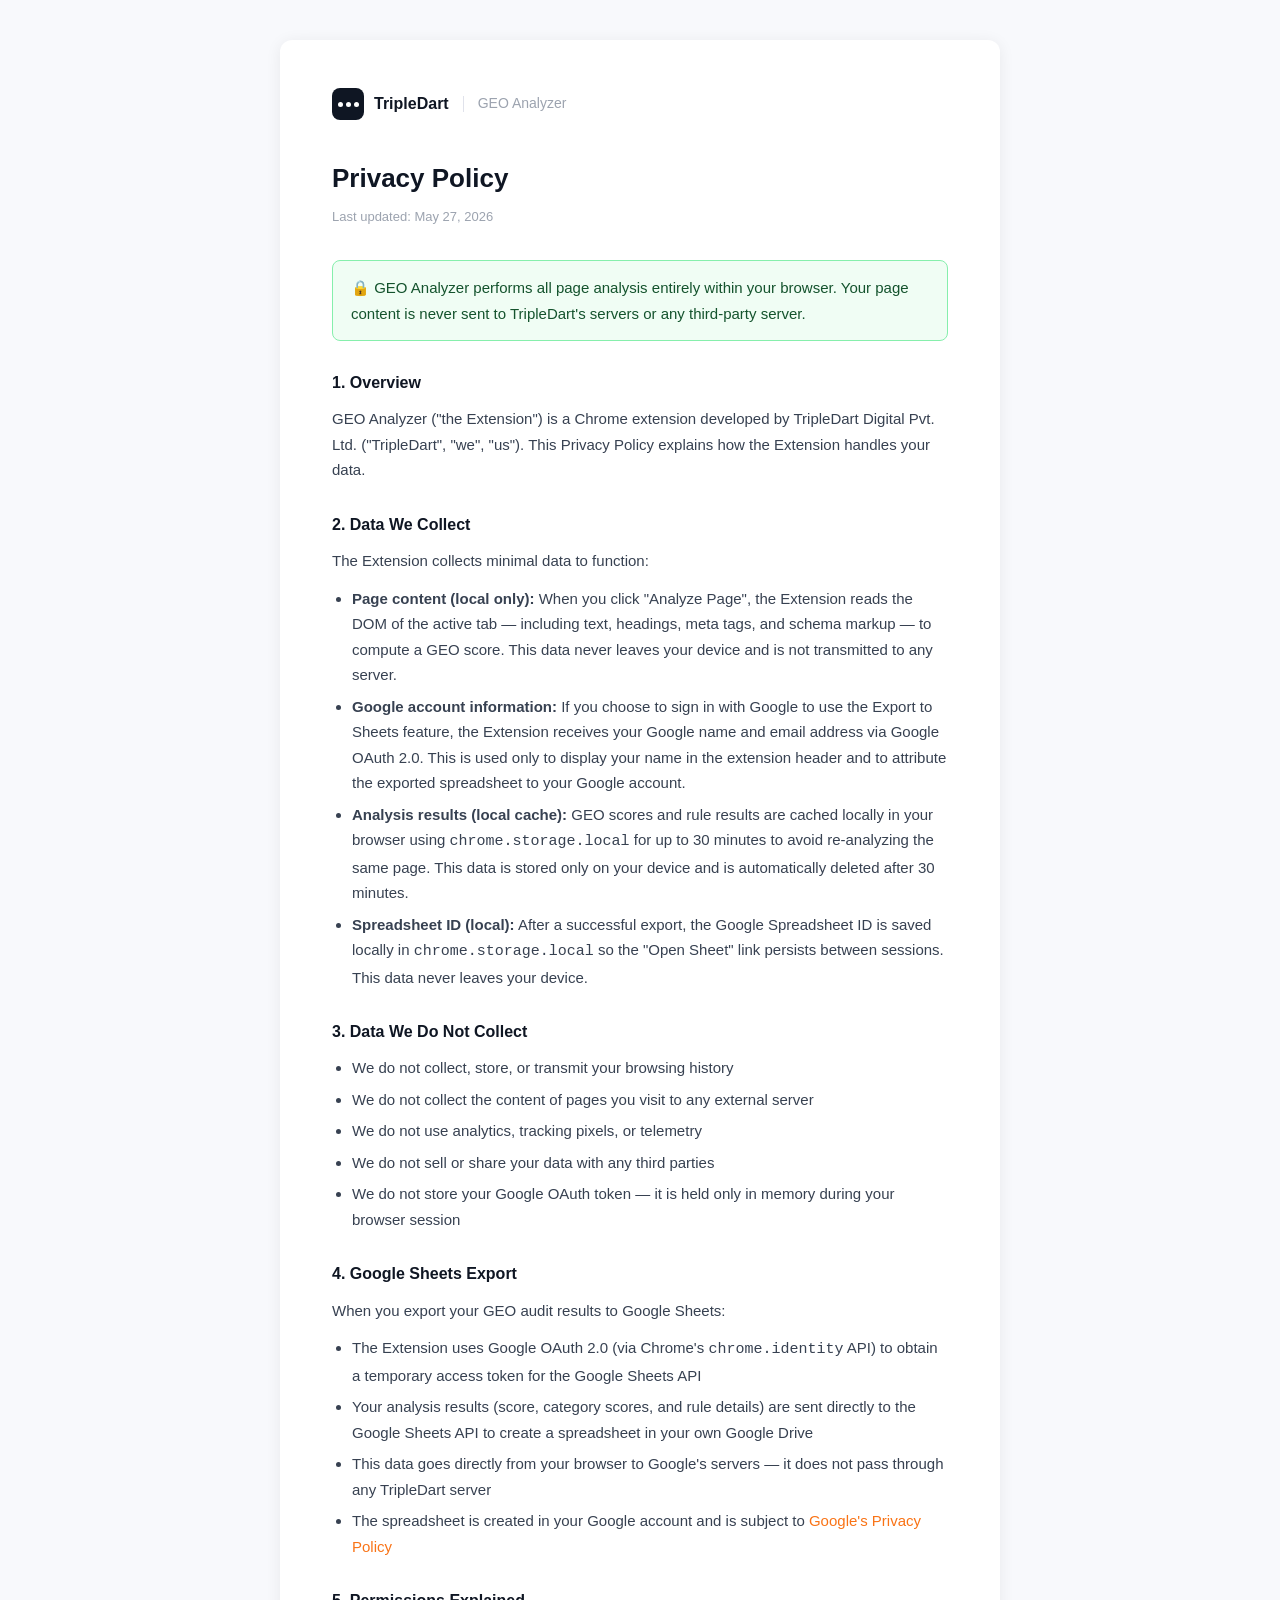
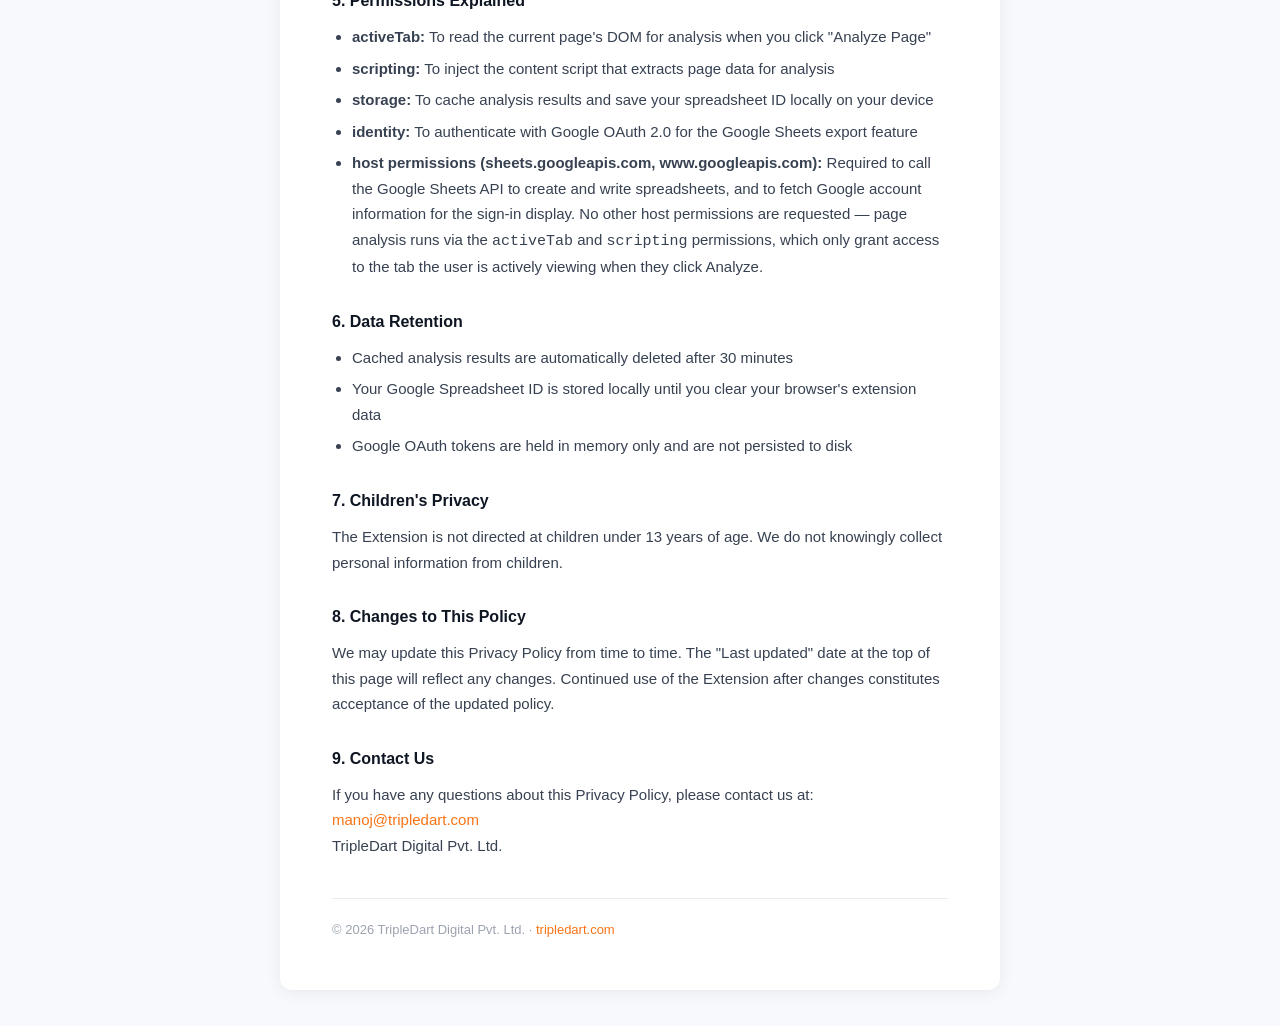
<file: privacy-policy.html>
<!DOCTYPE html>
<html lang="en">
<head>
  <meta charset="UTF-8">
  <meta name="viewport" content="width=device-width, initial-scale=1.0">
  <title>Privacy Policy — GEO Analyzer by TripleDart</title>
  <style>
    *, *::before, *::after { box-sizing: border-box; margin: 0; padding: 0; }
    body {
      font-family: -apple-system, BlinkMacSystemFont, 'Segoe UI', Roboto, sans-serif;
      font-size: 15px; line-height: 1.7; color: #1a1a2e;
      background: #f8f9fc; padding: 40px 20px;
    }
    .container { max-width: 720px; margin: 0 auto; background: #fff; border-radius: 12px; padding: 48px 52px; box-shadow: 0 2px 16px rgba(0,0,0,0.07); }
    .logo { display: flex; align-items: center; gap: 10px; margin-bottom: 36px; }
    .logo-mark { width: 32px; height: 32px; background: #0f1623; border-radius: 8px; display: flex; align-items: center; justify-content: center; gap: 3px; }
    .logo-dot { width: 5px; height: 5px; border-radius: 50%; background: #fff; }
    .logo-name { font-size: 16px; font-weight: 700; color: #0f1623; }
    .logo-divider { width: 1px; height: 16px; background: #e0e2eb; margin: 0 4px; }
    .logo-sub { font-size: 14px; color: #9ca3af; }
    h1 { font-size: 26px; font-weight: 800; color: #0f1623; margin-bottom: 6px; }
    .updated { font-size: 13px; color: #9ca3af; margin-bottom: 32px; }
    h2 { font-size: 16px; font-weight: 700; color: #0f1623; margin: 28px 0 10px; }
    p { color: #374151; margin-bottom: 12px; }
    ul { color: #374151; padding-left: 20px; margin-bottom: 12px; }
    ul li { margin-bottom: 6px; }
    .highlight {
      background: #f0fdf4; border: 1px solid #86efac; border-radius: 8px;
      padding: 14px 18px; margin: 20px 0; color: #14532d; font-weight: 500;
    }
    a { color: #f97316; text-decoration: none; }
    a:hover { text-decoration: underline; }
    .footer { margin-top: 40px; padding-top: 20px; border-top: 1px solid #e8eaf0; font-size: 13px; color: #9ca3af; }
  </style>
</head>
<body>
<div class="container">

  <div class="logo">
    <div class="logo-mark">
      <span class="logo-dot"></span>
      <span class="logo-dot"></span>
      <span class="logo-dot"></span>
    </div>
    <span class="logo-name">TripleDart</span>
    <span class="logo-divider"></span>
    <span class="logo-sub">GEO Analyzer</span>
  </div>

  <h1>Privacy Policy</h1>
  <div class="updated">Last updated: May 27, 2026</div>

  <div class="highlight">
    🔒 GEO Analyzer performs all page analysis entirely within your browser. Your page content is never sent to TripleDart's servers or any third-party server.
  </div>

  <h2>1. Overview</h2>
  <p>GEO Analyzer ("the Extension") is a Chrome extension developed by TripleDart Digital Pvt. Ltd. ("TripleDart", "we", "us"). This Privacy Policy explains how the Extension handles your data.</p>

  <h2>2. Data We Collect</h2>
  <p>The Extension collects minimal data to function:</p>
  <ul>
    <li><strong>Page content (local only):</strong> When you click "Analyze Page", the Extension reads the DOM of the active tab — including text, headings, meta tags, and schema markup — to compute a GEO score. This data never leaves your device and is not transmitted to any server.</li>
    <li><strong>Google account information:</strong> If you choose to sign in with Google to use the Export to Sheets feature, the Extension receives your Google name and email address via Google OAuth 2.0. This is used only to display your name in the extension header and to attribute the exported spreadsheet to your Google account.</li>
    <li><strong>Analysis results (local cache):</strong> GEO scores and rule results are cached locally in your browser using <code>chrome.storage.local</code> for up to 30 minutes to avoid re-analyzing the same page. This data is stored only on your device and is automatically deleted after 30 minutes.</li>
    <li><strong>Spreadsheet ID (local):</strong> After a successful export, the Google Spreadsheet ID is saved locally in <code>chrome.storage.local</code> so the "Open Sheet" link persists between sessions. This data never leaves your device.</li>
  </ul>

  <h2>3. Data We Do Not Collect</h2>
  <ul>
    <li>We do not collect, store, or transmit your browsing history</li>
    <li>We do not collect the content of pages you visit to any external server</li>
    <li>We do not use analytics, tracking pixels, or telemetry</li>
    <li>We do not sell or share your data with any third parties</li>
    <li>We do not store your Google OAuth token — it is held only in memory during your browser session</li>
  </ul>

  <h2>4. Google Sheets Export</h2>
  <p>When you export your GEO audit results to Google Sheets:</p>
  <ul>
    <li>The Extension uses Google OAuth 2.0 (via Chrome's <code>chrome.identity</code> API) to obtain a temporary access token for the Google Sheets API</li>
    <li>Your analysis results (score, category scores, and rule details) are sent directly to the Google Sheets API to create a spreadsheet in your own Google Drive</li>
    <li>This data goes directly from your browser to Google's servers — it does not pass through any TripleDart server</li>
    <li>The spreadsheet is created in your Google account and is subject to <a href="https://policies.google.com/privacy" target="_blank">Google's Privacy Policy</a></li>
  </ul>

  <h2>5. Permissions Explained</h2>
  <ul>
    <li><strong>activeTab:</strong> To read the current page's DOM for analysis when you click "Analyze Page"</li>
    <li><strong>scripting:</strong> To inject the content script that extracts page data for analysis</li>
    <li><strong>storage:</strong> To cache analysis results and save your spreadsheet ID locally on your device</li>
    <li><strong>identity:</strong> To authenticate with Google OAuth 2.0 for the Google Sheets export feature</li>
    <li><strong>host permissions (sheets.googleapis.com, www.googleapis.com):</strong> Required to call the Google Sheets API to create and write spreadsheets, and to fetch Google account information for the sign-in display. No other host permissions are requested — page analysis runs via the <code>activeTab</code> and <code>scripting</code> permissions, which only grant access to the tab the user is actively viewing when they click Analyze.</li>
  </ul>

  <h2>6. Data Retention</h2>
  <ul>
    <li>Cached analysis results are automatically deleted after 30 minutes</li>
    <li>Your Google Spreadsheet ID is stored locally until you clear your browser's extension data</li>
    <li>Google OAuth tokens are held in memory only and are not persisted to disk</li>
  </ul>

  <h2>7. Children's Privacy</h2>
  <p>The Extension is not directed at children under 13 years of age. We do not knowingly collect personal information from children.</p>

  <h2>8. Changes to This Policy</h2>
  <p>We may update this Privacy Policy from time to time. The "Last updated" date at the top of this page will reflect any changes. Continued use of the Extension after changes constitutes acceptance of the updated policy.</p>

  <h2>9. Contact Us</h2>
  <p>If you have any questions about this Privacy Policy, please contact us at:<br>
  <a href="mailto:manoj@tripledart.com">manoj@tripledart.com</a><br>
  TripleDart Digital Pvt. Ltd.</p>

  <div class="footer">
    &copy; 2026 TripleDart Digital Pvt. Ltd. · <a href="https://tripledart.com">tripledart.com</a>
  </div>

</div>
</body>
</html>
</file>
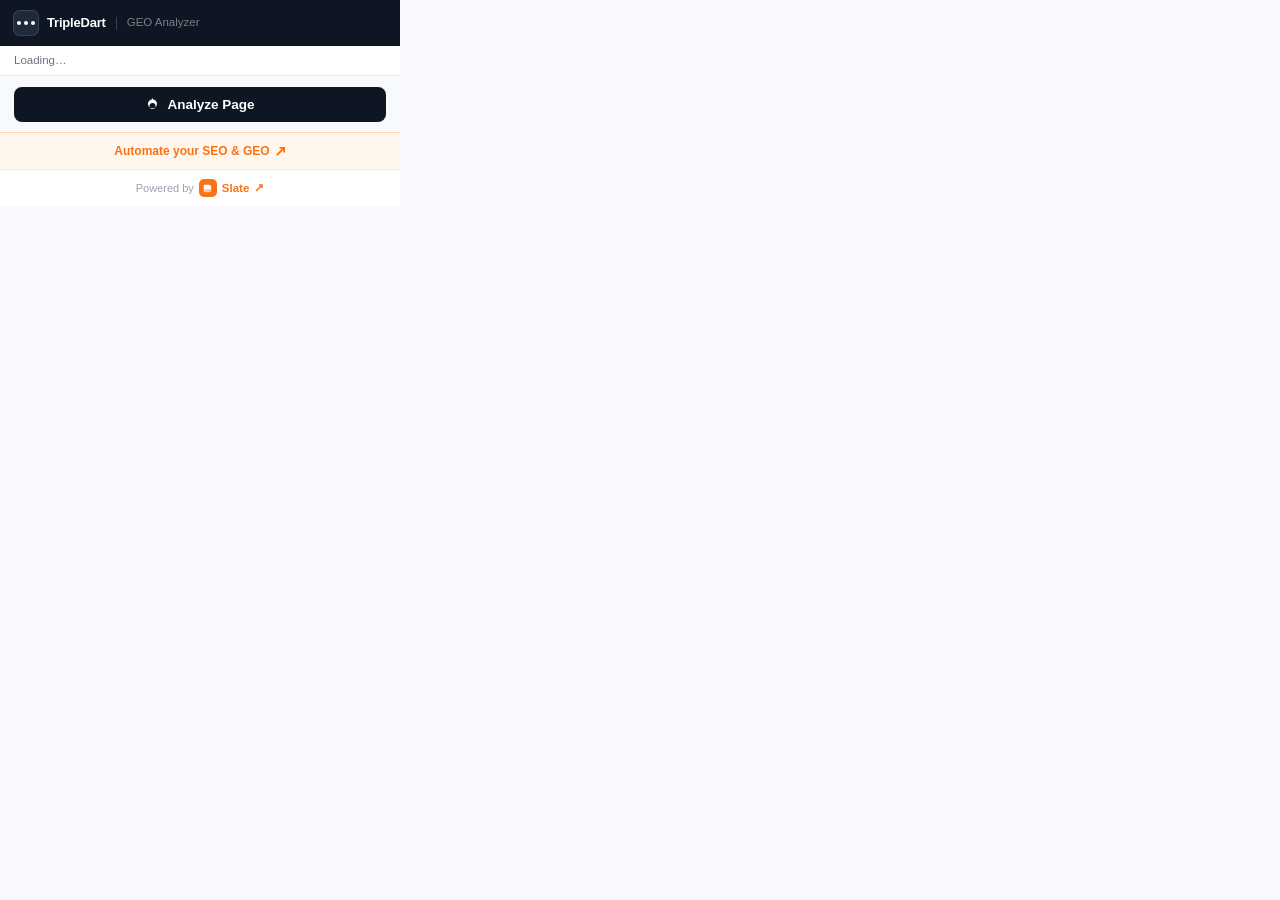
<file: popup/popup.html>
<!DOCTYPE html>
<html lang="en">
<head>
  <meta charset="UTF-8">
  <meta name="viewport" content="width=device-width, initial-scale=1.0">
  <title>GEO Analyzer</title>
  <link rel="stylesheet" href="popup.css">
</head>
<body>
<div id="app">

  <!-- ── Header ─────────────────────────────────────────────────── -->
  <div class="header">
    <div class="header-left">
      <div class="td-logo-mark">
        <span class="td-dot"></span>
        <span class="td-dot"></span>
        <span class="td-dot"></span>
      </div>
      <span class="td-name">TripleDart</span>
      <span class="header-divider"></span>
      <span class="header-sub">GEO Analyzer</span>
    </div>
    <div class="google-status" id="google-status">
      <!-- filled by JS: shows avatar or "Sign in" pill -->
    </div>
  </div>

  <!-- ── Page bar ────────────────────────────────────────────────── -->
  <div class="page-bar" id="page-bar">Loading…</div>

  <!-- ── Analyze button ─────────────────────────────────────────── -->
  <div class="analyze-wrap">
    <button class="btn-analyze" id="btn-analyze">
      <svg viewBox="0 0 20 20" fill="currentColor">
        <path d="M9 3a1 1 0 012 0v.26c2.83.46 5 2.94 5 5.74a6 6 0 01-6 6 6 6 0 01-6-6c0-2.8 2.17-5.28 5-5.74V3zM10 16a4 4 0 004-4 4 4 0 00-4-4 4 4 0 00-4 4 4 4 0 004 4z"/>
      </svg>
      Analyze Page
    </button>
  </div>

  <!-- ── Loading ────────────────────────────────────────────────── -->
  <div class="loading hidden" id="state-loading">
    <div class="spinner"></div>
    <div class="loading-text">Analyzing page…</div>
  </div>

  <!-- ── Error ──────────────────────────────────────────────────── -->
  <div class="error-box hidden" id="state-error">
    <svg class="error-icon" viewBox="0 0 20 20" fill="currentColor">
      <path fill-rule="evenodd" d="M18 10a8 8 0 11-16 0 8 8 0 0116 0zm-7 4a1 1 0 11-2 0 1 1 0 012 0zm-1-9a1 1 0 00-1 1v4a1 1 0 102 0V6a1 1 0 00-1-1z" clip-rule="evenodd"/>
    </svg>
    <span id="errorText">Could not analyze this page. Try refreshing and clicking Analyze again.</span>
  </div>

  <!-- ── Results ────────────────────────────────────────────────── -->
  <div class="results hidden" id="state-results">

    <!-- Score section -->
    <div class="score-section">
      <div class="score-ring-wrap">
        <svg class="score-ring" viewBox="0 0 120 120">
          <circle class="ring-bg" cx="60" cy="60" r="50"/>
          <circle class="ring-fill" id="ring-fill" cx="60" cy="60" r="50"
            stroke-dasharray="314" stroke-dashoffset="314"/>
        </svg>
        <div class="score-center">
          <div class="score-number" id="score-number">--</div>
          <div class="score-grade" id="score-grade">–</div>
        </div>
      </div>

      <div class="score-meta">
        <div class="score-pts" id="score-pts"></div>
        <div class="score-cache" id="score-cache"></div>
        <div class="score-actions">
          <button class="btn-export" id="btn-export">
            <svg viewBox="0 0 20 20" fill="currentColor">
              <path fill-rule="evenodd" d="M3 17a1 1 0 011-1h12a1 1 0 110 2H4a1 1 0 01-1-1zm3.293-7.707a1 1 0 011.414 0L9 10.586V3a1 1 0 112 0v7.586l1.293-1.293a1 1 0 111.414 1.414l-3 3a1 1 0 01-1.414 0l-3-3a1 1 0 010-1.414z" clip-rule="evenodd"/>
            </svg>
            <span id="export-btn-text">Export to Sheets</span>
          </button>
          <button class="btn-copy-sm" id="btn-copy">
            <svg viewBox="0 0 20 20" fill="currentColor">
              <path d="M8 3a1 1 0 011-1h2a1 1 0 110 2H9a1 1 0 01-1-1z"/>
              <path d="M6 3a2 2 0 00-2 2v11a2 2 0 002 2h8a2 2 0 002-2V5a2 2 0 00-2-2 3 3 0 01-3 3H9a3 3 0 01-3-3z"/>
            </svg>
            Copy
          </button>
          <button class="btn-copy-sm" id="btn-reanalyze" title="Clear cache and re-analyze">
            <svg viewBox="0 0 20 20" fill="currentColor">
              <path fill-rule="evenodd" d="M4 2a1 1 0 011 1v2.101a7.002 7.002 0 0111.601 2.566 1 1 0 11-1.885.666A5.002 5.002 0 005.999 7H9a1 1 0 010 2H4a1 1 0 01-1-1V3a1 1 0 011-1zm.008 9.057a1 1 0 011.276.61A5.002 5.002 0 0014.001 13H11a1 1 0 110-2h5a1 1 0 011 1v5a1 1 0 11-2 0v-2.101a7.002 7.002 0 01-11.601-2.566 1 1 0 01.61-1.276z" clip-rule="evenodd"/>
            </svg>
            Re-run
          </button>
        </div>
        <div class="export-status hidden" id="export-status">
          <span id="export-status-text"></span>
          <a id="sheet-link" href="#" target="_blank" class="sheet-link hidden">Open Sheet ↗</a>
        </div>
      </div>
    </div>

    <!-- Category bars -->
    <div class="gaps-header">
      <span class="gaps-title">Category Scores</span>
    </div>
    <div class="category-bars" id="category-bars"></div>

    <!-- Tabs -->
    <div class="tabs-row">
      <button class="tab-btn active" data-tab="issues">
        Issues <span class="tab-badge" id="issues-count">0</span>
      </button>
      <button class="tab-btn" data-tab="passing">
        Passing <span class="tab-badge tab-green" id="passing-count">0</span>
      </button>
    </div>

    <!-- Issues tab -->
    <div class="tab-pane" id="tab-issues">
      <div class="gaps-list" id="issues-list"></div>
    </div>

    <!-- Passing tab -->
    <div class="tab-pane hidden" id="tab-passing">
      <div class="gaps-list" id="passing-list"></div>
    </div>

  </div><!-- /results -->

  <!-- ── CTA link ───────────────────────────────────────────────── -->
  <a href="https://slatehq.com/seo-and-content-teams" target="_blank" class="cta-link">
    Automate your SEO &amp; GEO
    <svg viewBox="0 0 12 12" fill="none" stroke="currentColor" stroke-width="2">
      <path d="M2 10L10 2M5 2h5v5"/>
    </svg>
  </a>

  <!-- ── Slate footer ───────────────────────────────────────────── -->
  <a href="https://slatehq.com" target="_blank" class="slate-footer">
    <span class="powered-txt">Powered by</span>
    <div class="slate-logo">
      <svg viewBox="0 0 14 14" fill="none">
        <path d="M3 10.5C3 9.12 4.12 8 5.5 8H11V5.5C11 4.12 9.88 3 8.5 3H3V10.5Z" fill="white"/>
        <path d="M11 8H5.5C4.12 8 3 9.12 3 10.5V11H8.5C9.88 11 11 9.88 11 8.5V8Z" fill="white" opacity="0.6"/>
      </svg>
    </div>
    <span class="slate-name">Slate</span>
    <svg class="ext-arrow" viewBox="0 0 10 10" fill="none" stroke="currentColor" stroke-width="1.5">
      <path d="M2 8L8 2M5 2h3v3"/>
    </svg>
  </a>

</div><!-- /app -->
<script src="popup.js"></script>
</body>
</html>
</file>
<file: popup/popup.css>
/* ── Reset & Base ─────────────────────────────────────────────────────────── */
*, *::before, *::after { box-sizing: border-box; margin: 0; padding: 0; }

body {
  width: 400px;
  min-height: 160px;
  font-family: -apple-system, BlinkMacSystemFont, 'Segoe UI', Roboto, sans-serif;
  font-size: 13px;
  color: #1a1a2e;
  background: #f8f9fc;
  line-height: 1.5;
  overflow-x: hidden;
}

.hidden { display: none !important; }
a { text-decoration: none; }

/* ── Header ───────────────────────────────────────────────────────────────── */
.header {
  display: flex;
  align-items: center;
  justify-content: space-between;
  padding: 10px 13px;
  background: #0f1623;
}

.header-left {
  display: flex;
  align-items: center;
  gap: 8px;
}

.td-logo-mark {
  width: 26px;
  height: 26px;
  background: #1e2a3a;
  border-radius: 7px;
  display: flex;
  align-items: center;
  justify-content: center;
  gap: 3px;
  border: 1px solid rgba(255,255,255,0.12);
  flex-shrink: 0;
}

.td-dot {
  width: 4px;
  height: 4px;
  border-radius: 50%;
  background: #fff;
  display: block;
}

.td-name {
  font-size: 13px;
  font-weight: 700;
  color: #fff;
  letter-spacing: -0.2px;
}

.header-divider {
  width: 1px;
  height: 13px;
  background: rgba(255,255,255,0.18);
  margin: 0 2px;
}

.header-sub {
  font-size: 11.5px;
  color: rgba(255,255,255,0.45);
}

.gear-btn {
  background: rgba(255,255,255,0.07);
  border: none;
  cursor: pointer;
  padding: 5px;
  color: rgba(255,255,255,0.55);
  display: flex;
  align-items: center;
  border-radius: 6px;
  transition: color 0.15s, background 0.15s;
}
.gear-btn:hover { color: #fff; background: rgba(255,255,255,0.14); }
.gear-btn svg { width: 15px; height: 15px; }

/* ── Google sign-in status (header right) ────────────────────────────────── */
.google-status { display: flex; align-items: center; }

.btn-google-signin {
  display: flex;
  align-items: center;
  gap: 5px;
  padding: 4px 10px;
  background: rgba(255,255,255,0.1);
  border: 1px solid rgba(255,255,255,0.2);
  border-radius: 20px;
  color: rgba(255,255,255,0.8);
  font-size: 11px;
  font-weight: 600;
  cursor: pointer;
  transition: background 0.15s;
  white-space: nowrap;
}
.btn-google-signin:hover { background: rgba(255,255,255,0.18); color: #fff; }
.btn-google-signin svg { width: 13px; height: 13px; flex-shrink: 0; }

.google-user-pill {
  display: flex;
  align-items: center;
  gap: 5px;
  padding: 3px 8px 3px 3px;
  background: rgba(255,255,255,0.1);
  border-radius: 20px;
}
.google-user-pill .user-avatar {
  width: 20px;
  height: 20px;
  border-radius: 50%;
  background: #f97316;
  color: #fff;
  font-size: 10px;
  font-weight: 700;
  display: flex;
  align-items: center;
  justify-content: center;
  flex-shrink: 0;
}
.google-user-pill .user-name {
  font-size: 10.5px;
  color: rgba(255,255,255,0.75);
  max-width: 80px;
  overflow: hidden;
  text-overflow: ellipsis;
  white-space: nowrap;
}
.btn-signout {
  background: none;
  border: none;
  color: rgba(255,255,255,0.4);
  font-size: 9px;
  cursor: pointer;
  padding: 0 2px;
  line-height: 1;
}
.btn-signout:hover { color: rgba(255,255,255,0.8); }

/* sheet-link inside export status */
.sheet-link {
  font-size: 11px;
  font-weight: 600;
  color: #16a34a;
  text-decoration: underline;
  margin-left: 6px;
}
.sheet-link:hover { color: #15803d; }

.settings-title {
  font-size: 12px;
  font-weight: 700;
  color: #1a1a2e;
}

.settings-label {
  font-size: 11px;
  font-weight: 600;
  color: #6b7280;
  text-transform: uppercase;
  letter-spacing: 0.5px;
}

.settings-input {
  width: 100%;
  padding: 7px 10px;
  border: 1.5px solid #e0e2eb;
  border-radius: 7px;
  font-size: 12px;
  outline: none;
  transition: border-color 0.15s;
  background: #f8f9fc;
  color: #1a1a2e;
}
.settings-input:focus { border-color: #0f1623; background: #fff; }

.settings-row {
  display: flex;
  align-items: center;
  gap: 10px;
}

.btn-save {
  padding: 6px 14px;
  background: #0f1623;
  color: #fff;
  border: none;
  border-radius: 7px;
  font-size: 12px;
  font-weight: 600;
  cursor: pointer;
  transition: background 0.15s;
  flex-shrink: 0;
}
.btn-save:hover { background: #1e2a3a; }

.settings-hint {
  font-size: 11px;
  color: #9ca3af;
}

.settings-link {
  color: #f97316;
}
.settings-link:hover { text-decoration: underline; }

.settings-status {
  font-size: 11.5px;
  font-weight: 500;
  min-height: 14px;
  color: #16a34a;
}
.settings-status.error { color: #dc2626; }

/* ── Page bar ─────────────────────────────────────────────────────────────── */
.page-bar {
  padding: 6px 14px;
  background: #fff;
  border-bottom: 1px solid #e8eaf0;
  font-size: 11.5px;
  color: #6b7280;
  white-space: nowrap;
  overflow: hidden;
  text-overflow: ellipsis;
  display: block;
}

/* ── Analyze button ───────────────────────────────────────────────────────── */
.analyze-wrap {
  padding: 11px 14px 10px;
}

.btn-analyze {
  width: 100%;
  padding: 10px;
  border-radius: 8px;
  background: #0f1623;
  color: #fff;
  font-size: 13.5px;
  font-weight: 700;
  border: none;
  display: flex;
  align-items: center;
  justify-content: center;
  gap: 7px;
  cursor: pointer;
  transition: background 0.15s, transform 0.1s;
}
.btn-analyze svg { width: 15px; height: 15px; }
.btn-analyze:hover { background: #1e2a3a; }
.btn-analyze:active { transform: scale(0.98); }
.btn-analyze:disabled { opacity: 0.55; cursor: not-allowed; transform: none; }

/* ── Loading ──────────────────────────────────────────────────────────────── */
.loading {
  display: flex;
  flex-direction: column;
  align-items: center;
  gap: 12px;
  padding: 28px 14px;
}

.spinner {
  width: 28px;
  height: 28px;
  border: 2.5px solid #e8eaf0;
  border-top-color: #f97316;
  border-radius: 50%;
  animation: spin 0.7s linear infinite;
}
@keyframes spin { to { transform: rotate(360deg); } }

.loading-text { font-size: 12.5px; color: #6b7280; }

/* ── Error ────────────────────────────────────────────────────────────────── */
.error-box {
  display: flex;
  align-items: flex-start;
  gap: 10px;
  margin: 10px 14px;
  padding: 11px 13px;
  background: #fef2f2;
  border: 1px solid #fecaca;
  border-radius: 9px;
  color: #b91c1c;
}
.error-icon { width: 17px; height: 17px; flex-shrink: 0; margin-top: 1px; }
#errorText { font-size: 12px; line-height: 1.5; }

/* ── Results ──────────────────────────────────────────────────────────────── */
.results { display: flex; flex-direction: column; }

/* Score section */
.score-section {
  display: flex;
  align-items: center;
  gap: 16px;
  padding: 14px 14px 12px;
  background: #fff;
  border-bottom: 1px solid #e8eaf0;
}

/* Score ring */
.score-ring-wrap {
  position: relative;
  width: 88px;
  height: 88px;
  flex-shrink: 0;
}
.score-ring {
  width: 88px;
  height: 88px;
  transform: rotate(-90deg);
}
.ring-bg { fill: none; stroke: #f1f3f6; stroke-width: 8; }
.ring-fill { fill: none; stroke-width: 8; stroke-linecap: round; transition: stroke-dashoffset 0.8s ease, stroke 0.3s; }
.score-center {
  position: absolute;
  top: 50%; left: 50%;
  transform: translate(-50%, -50%);
  text-align: center;
  line-height: 1;
}
.score-number { font-size: 24px; font-weight: 800; }
.score-grade { font-size: 10px; color: #9ca3af; margin-top: 3px; }

/* Score meta */
.score-meta { flex: 1; min-width: 0; }
.score-pts { font-size: 12px; color: #6b7280; margin-bottom: 2px; }
.score-cache { font-size: 11px; color: #9ca3af; margin-bottom: 8px; }

/* Action buttons row */
.score-actions {
  display: flex;
  gap: 6px;
  flex-wrap: wrap;
}

.btn-export {
  display: flex;
  align-items: center;
  gap: 5px;
  padding: 5px 10px;
  background: #f0fdf4;
  border: 1px solid #86efac;
  border-radius: 7px;
  color: #16a34a;
  font-size: 11.5px;
  font-weight: 600;
  cursor: pointer;
  transition: background 0.15s;
}
.btn-export svg { width: 12px; height: 12px; }
.btn-export:hover { background: #dcfce7; }
.btn-export:disabled { opacity: 0.5; cursor: not-allowed; }

.btn-copy-sm {
  display: flex;
  align-items: center;
  gap: 5px;
  padding: 5px 9px;
  background: #f8f9fc;
  border: 1px solid #e0e2eb;
  border-radius: 7px;
  color: #6b7280;
  font-size: 11.5px;
  font-weight: 500;
  cursor: pointer;
  transition: background 0.15s;
}
.btn-copy-sm svg { width: 12px; height: 12px; }
.btn-copy-sm:hover { background: #e8eaf0; color: #1a1a2e; }

.export-status {
  font-size: 11px;
  font-weight: 500;
  color: #16a34a;
  margin-top: 5px;
}
.export-status.error { color: #dc2626; }

/* ── Category bars ────────────────────────────────────────────────────────── */
.gaps-header {
  display: flex;
  align-items: center;
  justify-content: space-between;
  padding: 10px 14px 6px;
  background: #f8f9fc;
}

.gaps-title {
  font-size: 11px;
  font-weight: 700;
  color: #6b7280;
  text-transform: uppercase;
  letter-spacing: 0.5px;
}

.gaps-count {
  font-size: 11.5px;
  font-weight: 600;
  color: #dc2626;
  background: #fef2f2;
  padding: 2px 8px;
  border-radius: 20px;
}
.gaps-count.zero { color: #16a34a; background: #f0fdf4; }

.category-bars {
  padding: 0 14px 8px;
  background: #f8f9fc;
  display: flex;
  flex-direction: column;
  gap: 5px;
}

.cat-row { display: flex; flex-direction: column; gap: 3px; }
.cat-row-top { display: flex; justify-content: space-between; align-items: center; }
.cat-label { font-size: 12px; color: #1a1a2e; }
.cat-pts { font-size: 11px; color: #9ca3af; }
.cat-bar-bg { height: 5px; background: #e8eaf0; border-radius: 3px; overflow: hidden; }
.cat-bar-fill { height: 100%; border-radius: 3px; transition: width 0.5s ease; }

/* ── Tabs ─────────────────────────────────────────────────────────────────── */
.tabs-row {
  display: flex;
  gap: 2px;
  padding: 0 14px;
  background: #fff;
  border-bottom: 1px solid #e8eaf0;
  border-top: 1px solid #e8eaf0;
}

.tab-btn {
  background: none;
  border: none;
  border-bottom: 2px solid transparent;
  padding: 8px 10px 7px;
  font-size: 12px;
  font-weight: 600;
  color: #9ca3af;
  cursor: pointer;
  margin-bottom: -1px;
  display: flex;
  align-items: center;
  gap: 5px;
  transition: color 0.15s;
}
.tab-btn.active { color: #0f1623; border-bottom-color: #0f1623; }
.tab-btn:hover:not(.active) { color: #1a1a2e; }

.tab-badge {
  font-size: 10px;
  font-weight: 700;
  padding: 1px 5px;
  border-radius: 10px;
  background: #fef2f2;
  color: #b91c1c;
}
.tab-badge.tab-green { background: #f0fdf4; color: #16a34a; }

/* ── Gap/Pass items ───────────────────────────────────────────────────────── */
.tab-pane { background: #f8f9fc; }

.gaps-list {
  display: flex;
  flex-direction: column;
  gap: 0;
  padding: 8px 14px 8px;
  max-height: 260px;
  overflow-y: auto;
}

.gap-item {
  display: flex;
  align-items: flex-start;
  gap: 10px;
  padding: 10px 12px;
  background: #fff;
  border: 1px solid #e8eaf0;
  border-radius: 9px;
  margin-bottom: 5px;
  border-left: 3px solid #e8eaf0;
}
.gap-item.high   { border-left-color: #dc2626; }
.gap-item.medium { border-left-color: #f59e0b; }
.gap-item.low    { border-left-color: #3b82f6; }

.gap-icon { width: 28px; height: 28px; border-radius: 8px; display: flex; align-items: center; justify-content: center; flex-shrink: 0; font-size: 14px; }
.gap-item.high   .gap-icon { background: #fef2f2; }
.gap-item.medium .gap-icon { background: #fffbeb; }
.gap-item.low    .gap-icon { background: #eff6ff; }

.gap-body { flex: 1; min-width: 0; }
.gap-name { font-size: 12.5px; font-weight: 700; color: #1f2937; margin-bottom: 2px; }
.gap-desc { font-size: 11.5px; color: #6b7280; line-height: 1.45; }

.gap-badge {
  font-size: 10px;
  font-weight: 700;
  border-radius: 5px;
  padding: 2px 7px;
  flex-shrink: 0;
  align-self: flex-start;
  white-space: nowrap;
}
.gap-badge.missing { color: #dc2626; background: #fef2f2; border: 1px solid #fecaca; }
.gap-badge.partial { color: #d97706; background: #fffbeb; border: 1px solid #fcd34d; }

/* Pass items */
.pass-item {
  display: flex;
  align-items: flex-start;
  gap: 10px;
  padding: 9px 12px;
  background: #fff;
  border: 1px solid #e8eaf0;
  border-radius: 9px;
  margin-bottom: 5px;
  border-left: 3px solid #86efac;
}
.pass-icon { font-size: 14px; flex-shrink: 0; }
.pass-name { font-size: 12.5px; font-weight: 600; color: #1f2937; margin-bottom: 2px; }
.pass-desc { font-size: 11.5px; color: #6b7280; line-height: 1.45; }

/* Scrollbar */
.gaps-list::-webkit-scrollbar { width: 4px; }
.gaps-list::-webkit-scrollbar-track { background: transparent; }
.gaps-list::-webkit-scrollbar-thumb { background: #e0e2eb; border-radius: 10px; }

/* ── CTA link ─────────────────────────────────────────────────────────────── */
.cta-link {
  display: flex;
  align-items: center;
  justify-content: center;
  gap: 5px;
  padding: 9px 14px;
  background: #fff7ed;
  border-top: 1px solid #fed7aa;
  font-size: 12px;
  font-weight: 700;
  color: #f97316;
  text-decoration: none;
  transition: background 0.15s;
}
.cta-link:hover { background: #ffedd5; }
.cta-link svg { width: 11px; height: 11px; }

/* ── Slate footer ─────────────────────────────────────────────────────────── */
.slate-footer {
  display: flex;
  align-items: center;
  justify-content: center;
  gap: 5px;
  padding: 9px 14px;
  background: #fff;
  border-top: 1px solid #e8eaf0;
  color: inherit;
  transition: background 0.15s;
}
.slate-footer:hover { background: #fafafa; }

.powered-txt { font-size: 11px; color: #9ca3af; }

.slate-logo {
  width: 18px;
  height: 18px;
  border-radius: 5px;
  background: #f97316;
  display: flex;
  align-items: center;
  justify-content: center;
  flex-shrink: 0;
}
.slate-logo svg { width: 13px; height: 13px; }

.slate-name {
  font-size: 11.5px;
  font-weight: 700;
  color: #f97316;
}

.ext-arrow {
  width: 10px;
  height: 10px;
  color: #f97316;
}
</file>
